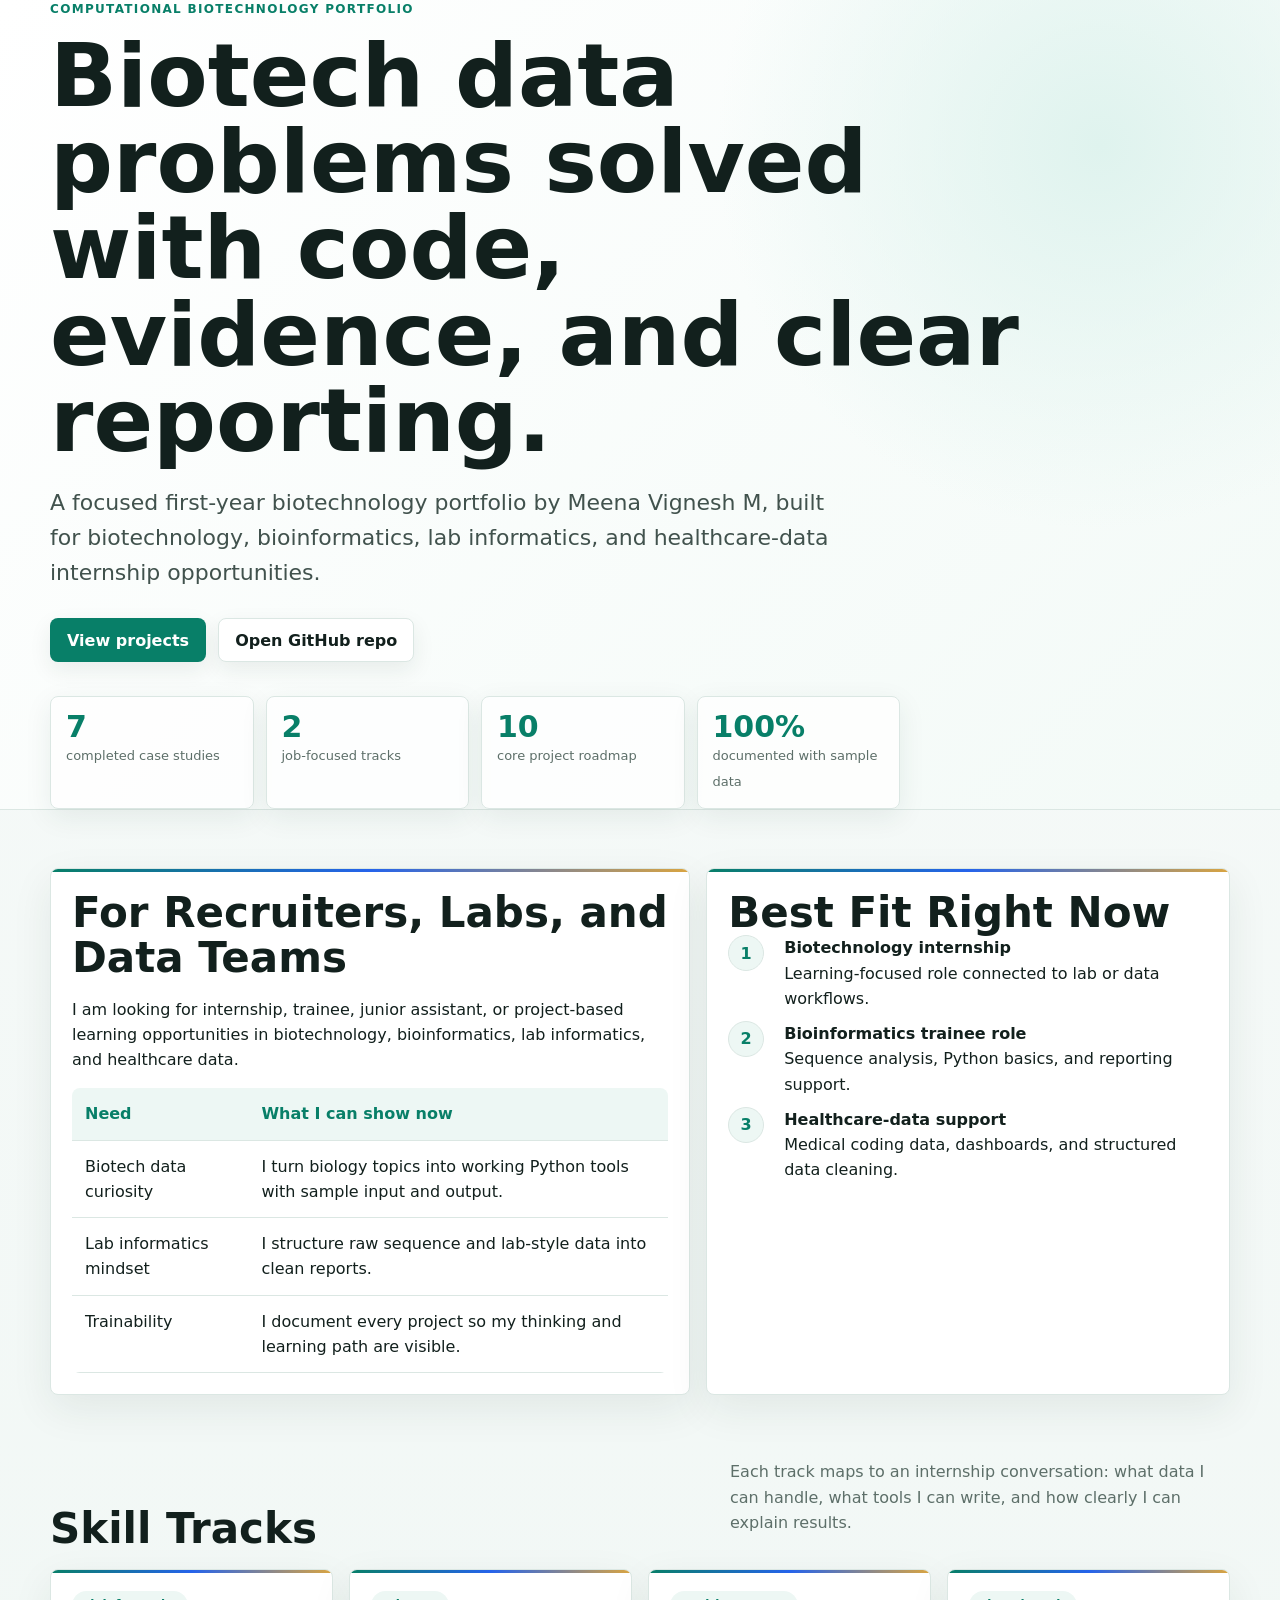
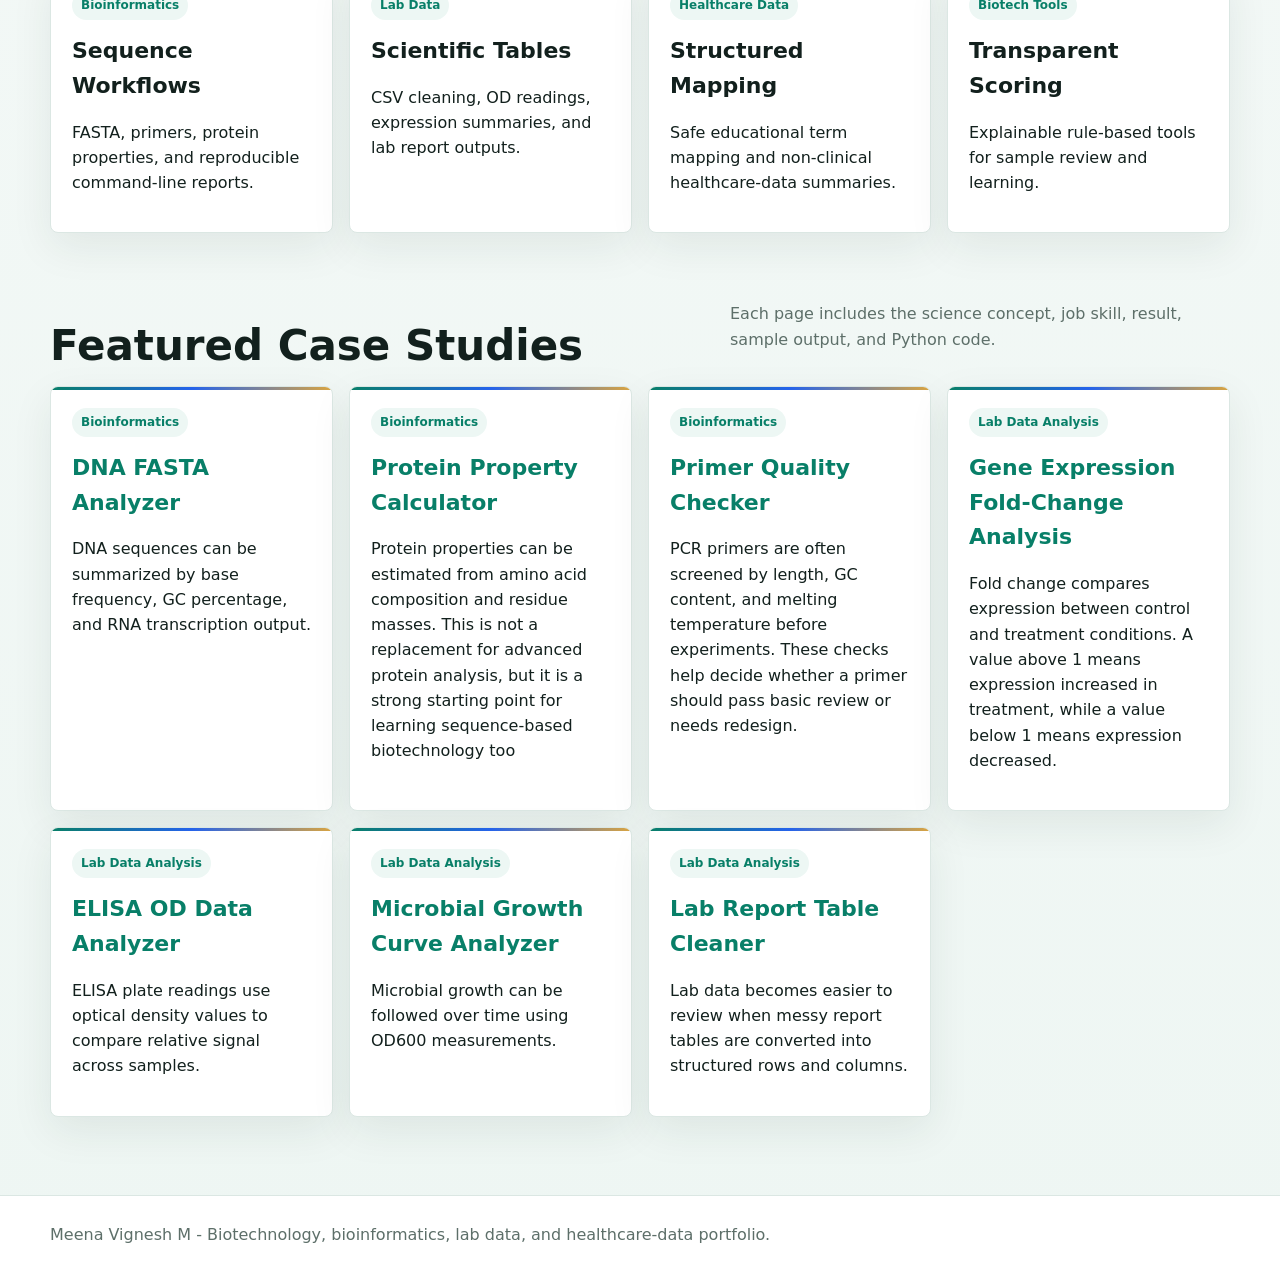
<file: docs/index.html>
<!doctype html>
<html lang="en">
<head>
  <meta charset="utf-8">
  <meta name="viewport" content="width=device-width, initial-scale=1">
  <title>Computational Biotechnology Portfolio</title>
  <style>
:root { color-scheme: light; --bg: #f7faf9; --paper: #ffffff; --soft: #edf7f4; --ink: #12201d; --muted: #5d6f69; --line: #dbe7e3; --accent: #087f68; --blue: #2563eb; --gold: #946200; }
* { box-sizing: border-box; }
html { scroll-behavior: smooth; }
body { margin: 0; font-family: Inter, ui-sans-serif, system-ui, -apple-system, Segoe UI, Arial, sans-serif; color: var(--ink); background: linear-gradient(180deg, #f7faf9, #eef6f3); line-height: 1.58; }
a { color: var(--accent); text-decoration: none; }
a:hover { text-decoration: underline; }
.wrap { width: min(1180px, calc(100% - 34px)); margin: 0 auto; }
.hero { min-height: 74vh; display: grid; align-items: center; border-bottom: 1px solid var(--line); background: radial-gradient(circle at 86% 18%, #dff3ee 0, transparent 24rem), linear-gradient(135deg, #ffffff, #f3faf7); }
.kicker { color: var(--accent); font-weight: 850; letter-spacing: .11em; text-transform: uppercase; font-size: 12px; }
h1 { max-width: 990px; margin: 14px 0 18px; font-size: clamp(40px, 7.4vw, 88px); line-height: .98; letter-spacing: 0; }
.lead { max-width: 810px; color: #41524d; font-size: clamp(17px, 2.1vw, 22px); }
.hero-actions { display: flex; flex-wrap: wrap; gap: 12px; margin-top: 28px; }
.button { display: inline-flex; align-items: center; justify-content: center; min-height: 44px; padding: 0 16px; border-radius: 8px; border: 1px solid var(--line); background: var(--paper); color: var(--ink); font-weight: 760; box-shadow: 0 8px 22px rgba(20,50,43,.08); }
.button.primary { background: var(--accent); color: #ffffff; border-color: transparent; }
.stats { display: grid; grid-template-columns: repeat(auto-fit, minmax(170px, 1fr)); gap: 12px; margin-top: 34px; max-width: 850px; }
.stat { border: 1px solid var(--line); background: rgba(255,255,255,.78); border-radius: 8px; padding: 15px; box-shadow: 0 8px 28px rgba(23,66,56,.08); }
.stat strong { display: block; font-size: 30px; line-height: 1; color: var(--accent); }
.stat span { color: var(--muted); font-size: 13px; }
main { padding: 58px 0 78px; }
.section-title { display: flex; align-items: end; justify-content: space-between; gap: 18px; margin: 0 0 18px; }
.section-title p { color: var(--muted); max-width: 500px; }
h2 { margin: 0; font-size: clamp(25px, 4vw, 42px); line-height: 1.08; }
h3 { margin: 14px 0 8px; font-size: 22px; }
.grid { display: grid; grid-template-columns: repeat(auto-fit, minmax(265px, 1fr)); gap: 16px; }
.card, .panel { position: relative; overflow: hidden; border: 1px solid var(--line); background: var(--paper); border-radius: 8px; padding: 21px; box-shadow: 0 14px 42px rgba(20,50,43,.08); }
.card { min-height: 218px; }
.card:before, .panel:before { content: ""; position: absolute; inset: 0 0 auto; height: 3px; background: linear-gradient(90deg, var(--accent), var(--blue), #d9a441); }
.pill { display: inline-flex; padding: 5px 9px; border-radius: 999px; color: var(--accent); background: var(--soft); font-size: 12px; font-weight: 850; }
.proof { display: grid; grid-template-columns: 1.1fr .9fr; gap: 16px; margin-bottom: 48px; }
.matrix { width: 100%; border-collapse: collapse; overflow: hidden; border-radius: 8px; }
.matrix th, .matrix td { padding: 13px; border-bottom: 1px solid var(--line); text-align: left; vertical-align: top; }
.matrix th { color: var(--accent); background: var(--soft); }
.timeline { display: grid; gap: 10px; }
.step { display: grid; grid-template-columns: 44px 1fr; gap: 12px; align-items: start; }
.num { width: 36px; height: 36px; border-radius: 50%; display: grid; place-items: center; background: var(--soft); border: 1px solid var(--line); color: var(--accent); font-weight: 850; }
.case-grid { display: grid; grid-template-columns: minmax(0, .92fr) minmax(320px, 1.08fr); gap: 18px; align-items: start; }
ul { padding-left: 20px; }
pre { overflow-x: auto; border: 1px solid #cfdcd8; background: #0f172a; color: #e2f7ef; padding: 18px; border-radius: 8px; }
code { font-family: Consolas, Monaco, monospace; font-size: 13px; }
footer { border-top: 1px solid var(--line); padding: 26px 0; color: var(--muted); background: #ffffff; }
@media (max-width: 860px) { .case-grid, .proof { grid-template-columns: 1fr; } .hero { min-height: auto; padding: 72px 0; } .section-title { display: block; } }
</style>
</head>
<body>

<header class="hero"><div class="wrap">
  <div class="kicker">Computational Biotechnology Portfolio</div>
  <h1>Biotech data problems solved with code, evidence, and clear reporting.</h1>
  <p class="lead">A focused first-year biotechnology portfolio by Meena Vignesh M, built for biotechnology, bioinformatics, lab informatics, and healthcare-data internship opportunities.</p>
  <div class="hero-actions"><a class="button primary" href="#projects">View projects</a><a class="button" href="https://github.com/meenavignesh-svg/daily-biotech-projects">Open GitHub repo</a></div>
  <div class="stats"><div class="stat"><strong>7</strong><span>completed case studies</span></div><div class="stat"><strong>2</strong><span>job-focused tracks</span></div><div class="stat"><strong>10</strong><span>core project roadmap</span></div><div class="stat"><strong>100%</strong><span>documented with sample data</span></div></div>
</div></header>

<main><div class="wrap">
<section class="proof">
  <div class="panel"><h2>For Recruiters, Labs, and Data Teams</h2><p>I am looking for internship, trainee, junior assistant, or project-based learning opportunities in biotechnology, bioinformatics, lab informatics, and healthcare data.</p><table class="matrix"><tr><th>Need</th><th>What I can show now</th></tr><tr><td>Biotech data curiosity</td><td>I turn biology topics into working Python tools with sample input and output.</td></tr><tr><td>Lab informatics mindset</td><td>I structure raw sequence and lab-style data into clean reports.</td></tr><tr><td>Trainability</td><td>I document every project so my thinking and learning path are visible.</td></tr></table></div>
  <div class="panel"><h2>Best Fit Right Now</h2><div class="timeline"><div class="step"><div class="num">1</div><div><strong>Biotechnology internship</strong><br><span>Learning-focused role connected to lab or data workflows.</span></div></div><div class="step"><div class="num">2</div><div><strong>Bioinformatics trainee role</strong><br><span>Sequence analysis, Python basics, and reporting support.</span></div></div><div class="step"><div class="num">3</div><div><strong>Healthcare-data support</strong><br><span>Medical coding data, dashboards, and structured data cleaning.</span></div></div></div></div>
</section>
<div class="section-title"><h2>Skill Tracks</h2><p>Each track maps to an internship conversation: what data I can handle, what tools I can write, and how clearly I can explain results.</p></div>
<div class="grid">
  <div class="card"><span class="pill">Bioinformatics</span><h3>Sequence Workflows</h3><p>FASTA, primers, protein properties, and reproducible command-line reports.</p></div>
  <div class="card"><span class="pill">Lab Data</span><h3>Scientific Tables</h3><p>CSV cleaning, OD readings, expression summaries, and lab report outputs.</p></div>
  <div class="card"><span class="pill">Healthcare Data</span><h3>Structured Mapping</h3><p>Safe educational term mapping and non-clinical healthcare-data summaries.</p></div>
  <div class="card"><span class="pill">Biotech Tools</span><h3>Transparent Scoring</h3><p>Explainable rule-based tools for sample review and learning.</p></div>
</div>
<div class="section-title" id="projects" style="margin-top:52px"><h2>Featured Case Studies</h2><p>Each page includes the science concept, job skill, result, sample output, and Python code.</p></div>
<div class="grid">

<article class="card">
  <span class="pill">Bioinformatics</span>
  <h3><a href="bioinformatics/01-dna-fasta-analyzer/">DNA FASTA Analyzer</a></h3>
  <p>DNA sequences can be summarized by base frequency, GC percentage, and RNA transcription output.</p>
</article>


<article class="card">
  <span class="pill">Bioinformatics</span>
  <h3><a href="bioinformatics/02-protein-property-calculator/">Protein Property Calculator</a></h3>
  <p>Protein properties can be estimated from amino acid composition and residue masses. This is not a replacement for advanced protein analysis, but it is a strong starting point for learning sequence-based biotechnology too</p>
</article>


<article class="card">
  <span class="pill">Bioinformatics</span>
  <h3><a href="bioinformatics/03-primer-quality-checker/">Primer Quality Checker</a></h3>
  <p>PCR primers are often screened by length, GC content, and melting temperature before experiments. These checks help decide whether a primer should pass basic review or needs redesign.</p>
</article>


<article class="card">
  <span class="pill">Lab Data Analysis</span>
  <h3><a href="lab-data-analysis/04-gene-expression-fold-change-analysis/">Gene Expression Fold-Change Analysis</a></h3>
  <p>Fold change compares expression between control and treatment conditions. A value above 1 means expression increased in treatment, while a value below 1 means expression decreased.</p>
</article>


<article class="card">
  <span class="pill">Lab Data Analysis</span>
  <h3><a href="lab-data-analysis/05-elisa-od-data-analyzer/">ELISA OD Data Analyzer</a></h3>
  <p>ELISA plate readings use optical density values to compare relative signal across samples.</p>
</article>


<article class="card">
  <span class="pill">Lab Data Analysis</span>
  <h3><a href="lab-data-analysis/06-microbial-growth-curve-analyzer/">Microbial Growth Curve Analyzer</a></h3>
  <p>Microbial growth can be followed over time using OD600 measurements.</p>
</article>


<article class="card">
  <span class="pill">Lab Data Analysis</span>
  <h3><a href="lab-data-analysis/07-lab-report-table-cleaner/">Lab Report Table Cleaner</a></h3>
  <p>Lab data becomes easier to review when messy report tables are converted into structured rows and columns.</p>
</article>

</div></div></main>
<footer><div class="wrap">Meena Vignesh M - Biotechnology, bioinformatics, lab data, and healthcare-data portfolio.</div></footer>
</body>
</html>
</file>
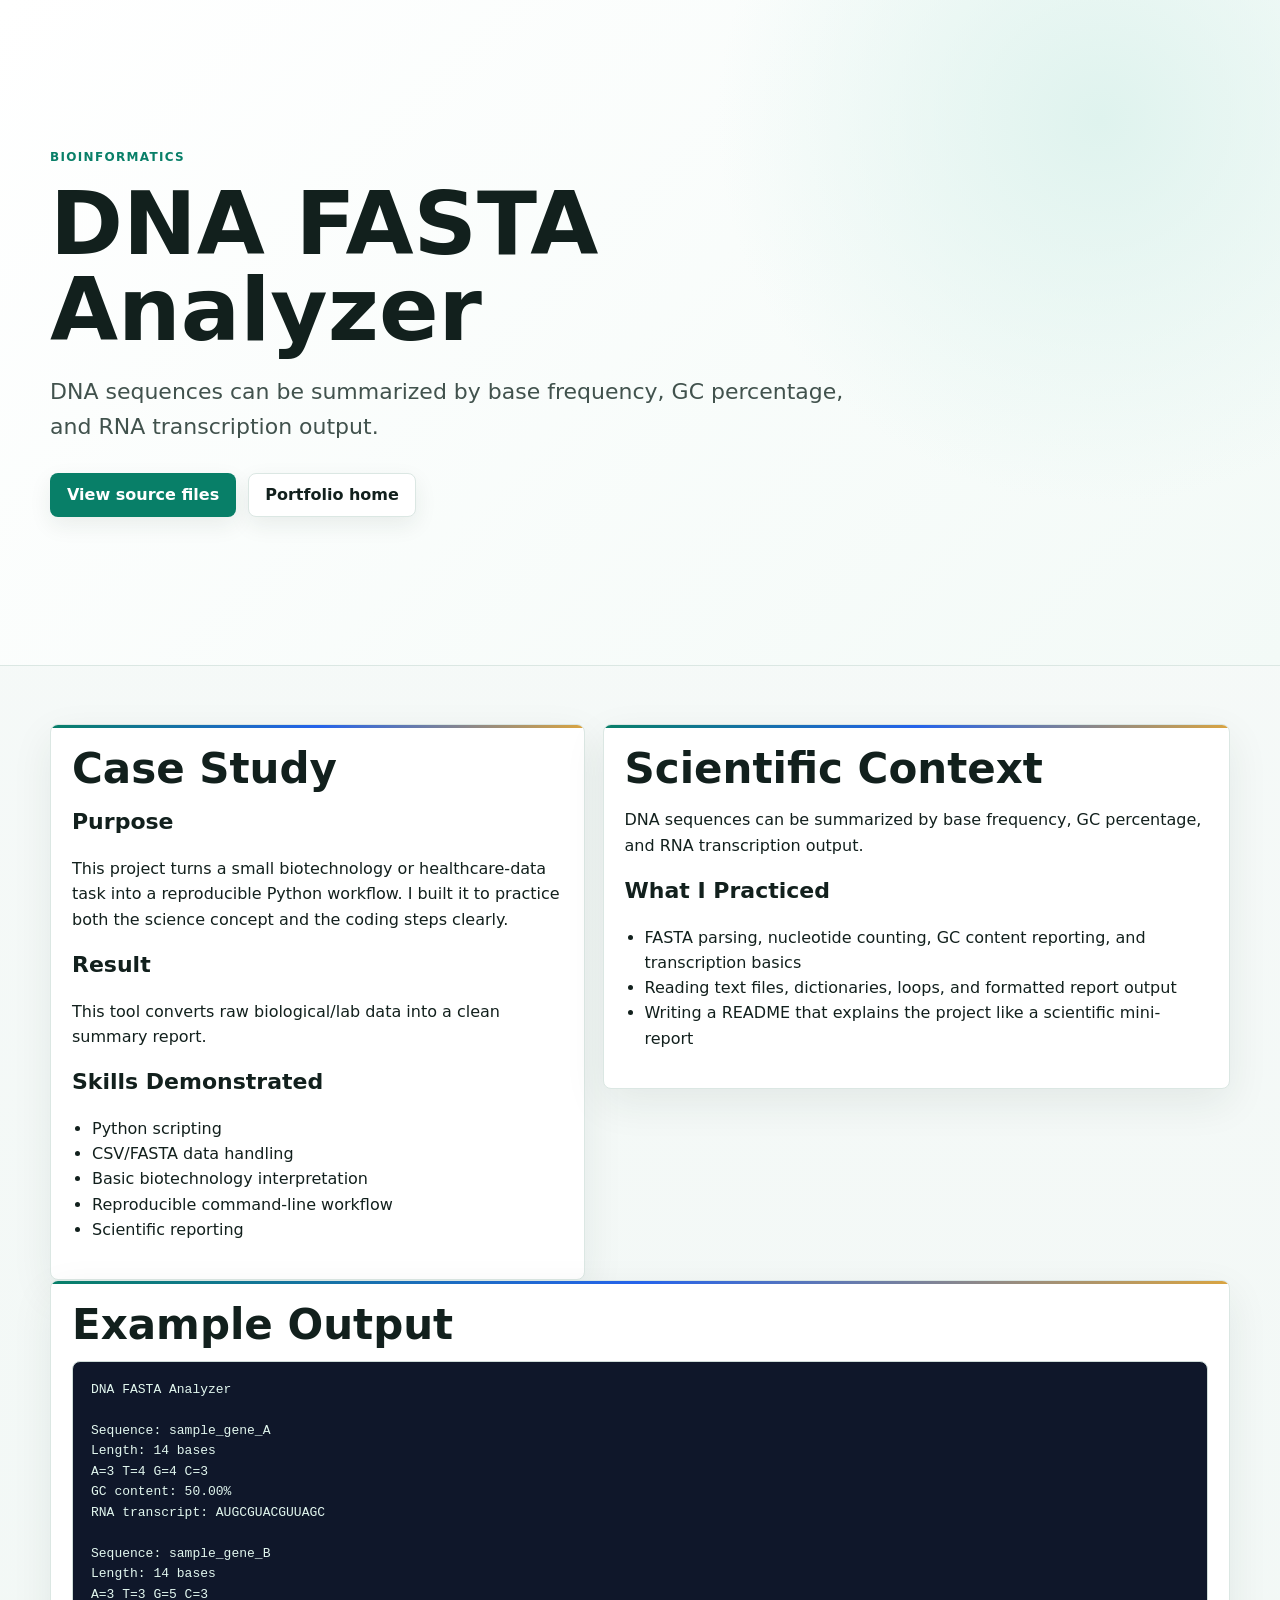
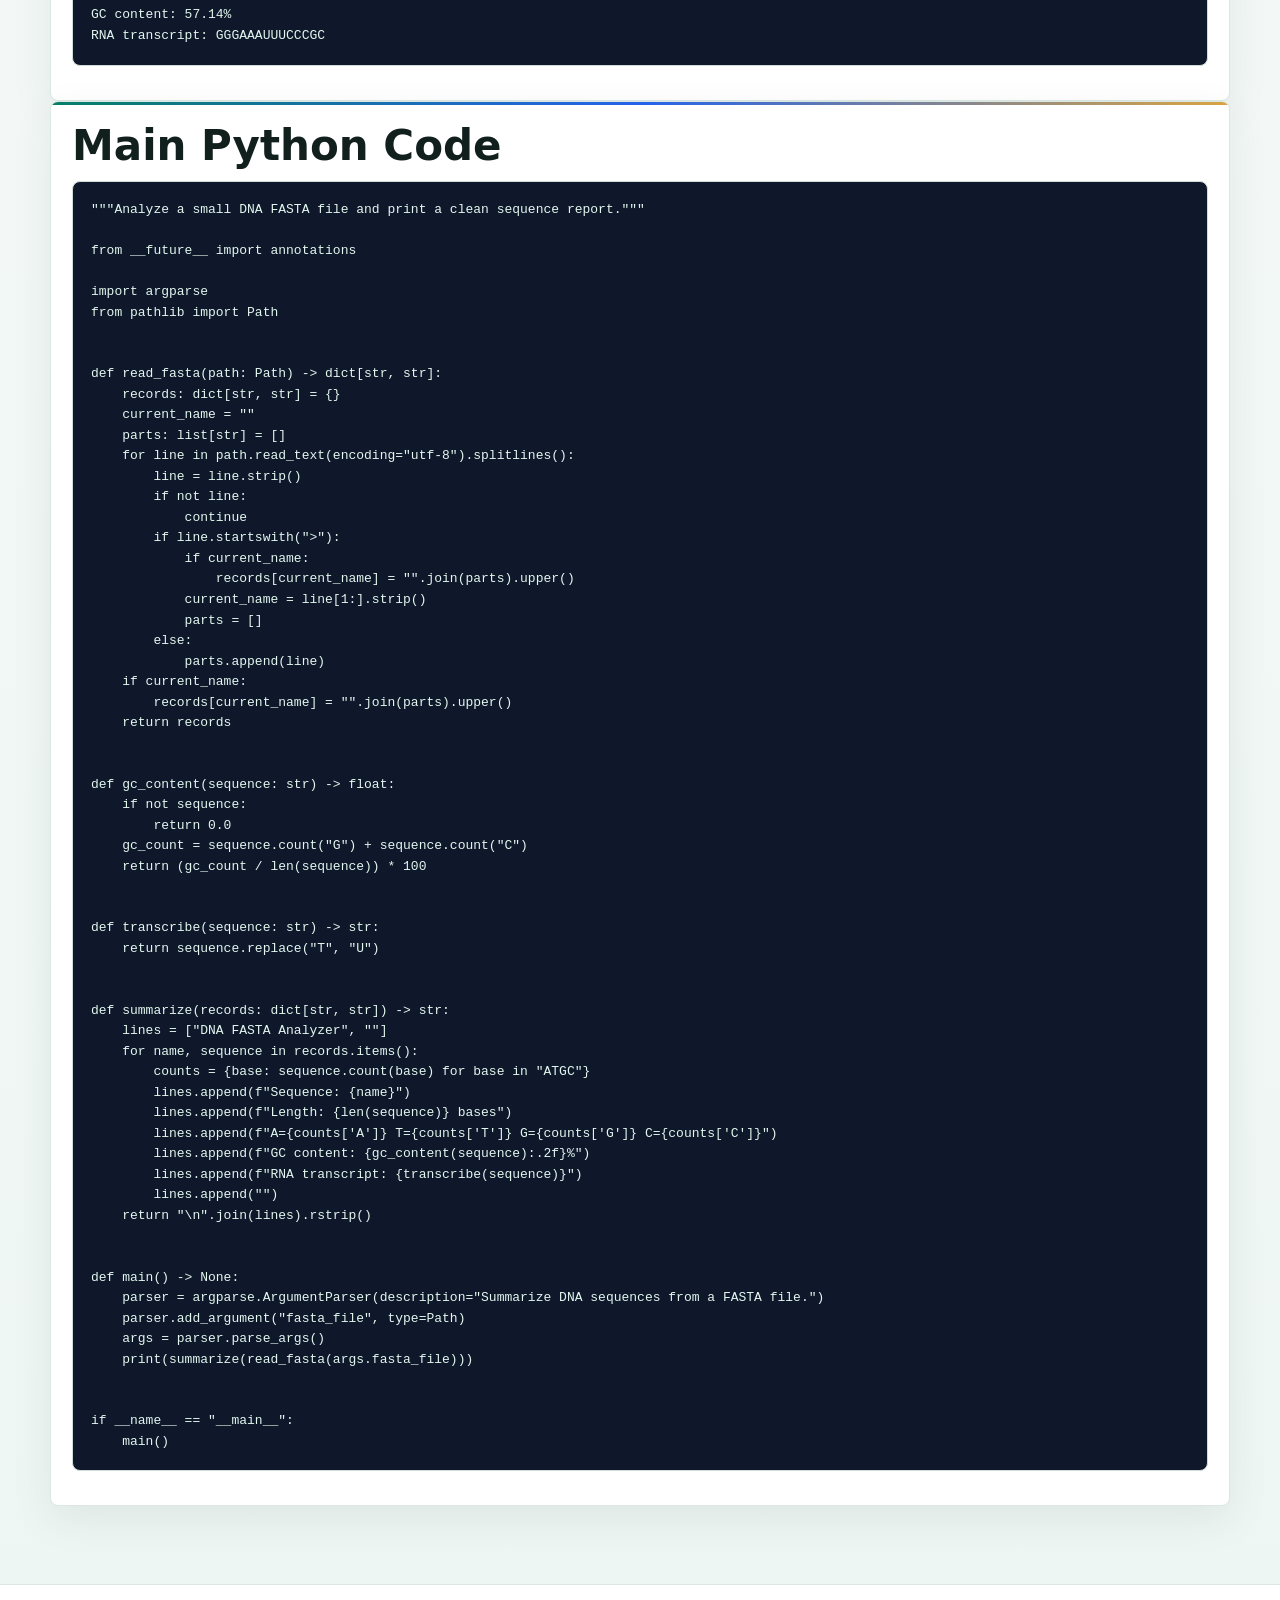
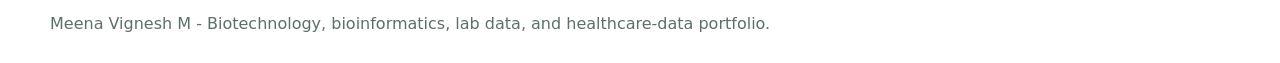
<file: docs/bioinformatics/01-dna-fasta-analyzer/index.html>
<!doctype html>
<html lang="en">
<head>
  <meta charset="utf-8">
  <meta name="viewport" content="width=device-width, initial-scale=1">
  <title>DNA FASTA Analyzer</title>
  <style>
:root { color-scheme: light; --bg: #f7faf9; --paper: #ffffff; --soft: #edf7f4; --ink: #12201d; --muted: #5d6f69; --line: #dbe7e3; --accent: #087f68; --blue: #2563eb; --gold: #946200; }
* { box-sizing: border-box; }
html { scroll-behavior: smooth; }
body { margin: 0; font-family: Inter, ui-sans-serif, system-ui, -apple-system, Segoe UI, Arial, sans-serif; color: var(--ink); background: linear-gradient(180deg, #f7faf9, #eef6f3); line-height: 1.58; }
a { color: var(--accent); text-decoration: none; }
a:hover { text-decoration: underline; }
.wrap { width: min(1180px, calc(100% - 34px)); margin: 0 auto; }
.hero { min-height: 74vh; display: grid; align-items: center; border-bottom: 1px solid var(--line); background: radial-gradient(circle at 86% 18%, #dff3ee 0, transparent 24rem), linear-gradient(135deg, #ffffff, #f3faf7); }
.kicker { color: var(--accent); font-weight: 850; letter-spacing: .11em; text-transform: uppercase; font-size: 12px; }
h1 { max-width: 990px; margin: 14px 0 18px; font-size: clamp(40px, 7.4vw, 88px); line-height: .98; letter-spacing: 0; }
.lead { max-width: 810px; color: #41524d; font-size: clamp(17px, 2.1vw, 22px); }
.hero-actions { display: flex; flex-wrap: wrap; gap: 12px; margin-top: 28px; }
.button { display: inline-flex; align-items: center; justify-content: center; min-height: 44px; padding: 0 16px; border-radius: 8px; border: 1px solid var(--line); background: var(--paper); color: var(--ink); font-weight: 760; box-shadow: 0 8px 22px rgba(20,50,43,.08); }
.button.primary { background: var(--accent); color: #ffffff; border-color: transparent; }
.stats { display: grid; grid-template-columns: repeat(auto-fit, minmax(170px, 1fr)); gap: 12px; margin-top: 34px; max-width: 850px; }
.stat { border: 1px solid var(--line); background: rgba(255,255,255,.78); border-radius: 8px; padding: 15px; box-shadow: 0 8px 28px rgba(23,66,56,.08); }
.stat strong { display: block; font-size: 30px; line-height: 1; color: var(--accent); }
.stat span { color: var(--muted); font-size: 13px; }
main { padding: 58px 0 78px; }
.section-title { display: flex; align-items: end; justify-content: space-between; gap: 18px; margin: 0 0 18px; }
.section-title p { color: var(--muted); max-width: 500px; }
h2 { margin: 0; font-size: clamp(25px, 4vw, 42px); line-height: 1.08; }
h3 { margin: 14px 0 8px; font-size: 22px; }
.grid { display: grid; grid-template-columns: repeat(auto-fit, minmax(265px, 1fr)); gap: 16px; }
.card, .panel { position: relative; overflow: hidden; border: 1px solid var(--line); background: var(--paper); border-radius: 8px; padding: 21px; box-shadow: 0 14px 42px rgba(20,50,43,.08); }
.card { min-height: 218px; }
.card:before, .panel:before { content: ""; position: absolute; inset: 0 0 auto; height: 3px; background: linear-gradient(90deg, var(--accent), var(--blue), #d9a441); }
.pill { display: inline-flex; padding: 5px 9px; border-radius: 999px; color: var(--accent); background: var(--soft); font-size: 12px; font-weight: 850; }
.proof { display: grid; grid-template-columns: 1.1fr .9fr; gap: 16px; margin-bottom: 48px; }
.matrix { width: 100%; border-collapse: collapse; overflow: hidden; border-radius: 8px; }
.matrix th, .matrix td { padding: 13px; border-bottom: 1px solid var(--line); text-align: left; vertical-align: top; }
.matrix th { color: var(--accent); background: var(--soft); }
.timeline { display: grid; gap: 10px; }
.step { display: grid; grid-template-columns: 44px 1fr; gap: 12px; align-items: start; }
.num { width: 36px; height: 36px; border-radius: 50%; display: grid; place-items: center; background: var(--soft); border: 1px solid var(--line); color: var(--accent); font-weight: 850; }
.case-grid { display: grid; grid-template-columns: minmax(0, .92fr) minmax(320px, 1.08fr); gap: 18px; align-items: start; }
ul { padding-left: 20px; }
pre { overflow-x: auto; border: 1px solid #cfdcd8; background: #0f172a; color: #e2f7ef; padding: 18px; border-radius: 8px; }
code { font-family: Consolas, Monaco, monospace; font-size: 13px; }
footer { border-top: 1px solid var(--line); padding: 26px 0; color: var(--muted); background: #ffffff; }
@media (max-width: 860px) { .case-grid, .proof { grid-template-columns: 1fr; } .hero { min-height: auto; padding: 72px 0; } .section-title { display: block; } }
</style>
</head>
<body>

<header class="hero"><div class="wrap">
  <div class="kicker">Bioinformatics</div>
  <h1>DNA FASTA Analyzer</h1>
  <p class="lead">DNA sequences can be summarized by base frequency, GC percentage, and RNA transcription output.</p>
  <div class="hero-actions"><a class="button primary" href="https://github.com/meenavignesh-svg/daily-biotech-projects/tree/main/bioinformatics/01-dna-fasta-analyzer">View source files</a><a class="button" href="../../">Portfolio home</a></div>
</div></header>

<main><div class="wrap">
<div class="case-grid">
  <section class="panel"><h2>Case Study</h2><h3>Purpose</h3><p>This project turns a small biotechnology or healthcare-data task into a reproducible Python workflow. I built it to practice both the science concept and the coding steps clearly.</p><h3>Result</h3><p>This tool converts raw biological/lab data into a clean summary report.</p><h3>Skills Demonstrated</h3><ul>
<li>Python scripting</li>
<li>CSV/FASTA data handling</li>
<li>Basic biotechnology interpretation</li>
<li>Reproducible command-line workflow</li>
<li>Scientific reporting</li>
</ul></section>
  <section class="panel"><h2>Scientific Context</h2><p>DNA sequences can be summarized by base frequency, GC percentage, and RNA transcription output.</p><h3>What I Practiced</h3><ul>
<li>FASTA parsing, nucleotide counting, GC content reporting, and transcription basics</li>
<li>Reading text files, dictionaries, loops, and formatted report output</li>
<li>Writing a README that explains the project like a scientific mini-report</li>
</ul></section>
</div>
<section class="panel"><h2>Example Output</h2><pre><code>DNA FASTA Analyzer

Sequence: sample_gene_A
Length: 14 bases
A=3 T=4 G=4 C=3
GC content: 50.00%
RNA transcript: AUGCGUACGUUAGC

Sequence: sample_gene_B
Length: 14 bases
A=3 T=3 G=5 C=3
GC content: 57.14%
RNA transcript: GGGAAAUUUCCCGC
</code></pre></section>
<section class="panel"><h2>Main Python Code</h2><pre><code>&quot;&quot;&quot;Analyze a small DNA FASTA file and print a clean sequence report.&quot;&quot;&quot;

from __future__ import annotations

import argparse
from pathlib import Path


def read_fasta(path: Path) -&gt; dict[str, str]:
    records: dict[str, str] = {}
    current_name = &quot;&quot;
    parts: list[str] = []
    for line in path.read_text(encoding=&quot;utf-8&quot;).splitlines():
        line = line.strip()
        if not line:
            continue
        if line.startswith(&quot;&gt;&quot;):
            if current_name:
                records[current_name] = &quot;&quot;.join(parts).upper()
            current_name = line[1:].strip()
            parts = []
        else:
            parts.append(line)
    if current_name:
        records[current_name] = &quot;&quot;.join(parts).upper()
    return records


def gc_content(sequence: str) -&gt; float:
    if not sequence:
        return 0.0
    gc_count = sequence.count(&quot;G&quot;) + sequence.count(&quot;C&quot;)
    return (gc_count / len(sequence)) * 100


def transcribe(sequence: str) -&gt; str:
    return sequence.replace(&quot;T&quot;, &quot;U&quot;)


def summarize(records: dict[str, str]) -&gt; str:
    lines = [&quot;DNA FASTA Analyzer&quot;, &quot;&quot;]
    for name, sequence in records.items():
        counts = {base: sequence.count(base) for base in &quot;ATGC&quot;}
        lines.append(f&quot;Sequence: {name}&quot;)
        lines.append(f&quot;Length: {len(sequence)} bases&quot;)
        lines.append(f&quot;A={counts[&#x27;A&#x27;]} T={counts[&#x27;T&#x27;]} G={counts[&#x27;G&#x27;]} C={counts[&#x27;C&#x27;]}&quot;)
        lines.append(f&quot;GC content: {gc_content(sequence):.2f}%&quot;)
        lines.append(f&quot;RNA transcript: {transcribe(sequence)}&quot;)
        lines.append(&quot;&quot;)
    return &quot;\n&quot;.join(lines).rstrip()


def main() -&gt; None:
    parser = argparse.ArgumentParser(description=&quot;Summarize DNA sequences from a FASTA file.&quot;)
    parser.add_argument(&quot;fasta_file&quot;, type=Path)
    args = parser.parse_args()
    print(summarize(read_fasta(args.fasta_file)))


if __name__ == &quot;__main__&quot;:
    main()
</code></pre></section>
</div></main>
<footer><div class="wrap">Meena Vignesh M - Biotechnology, bioinformatics, lab data, and healthcare-data portfolio.</div></footer>
</body>
</html>
</file>
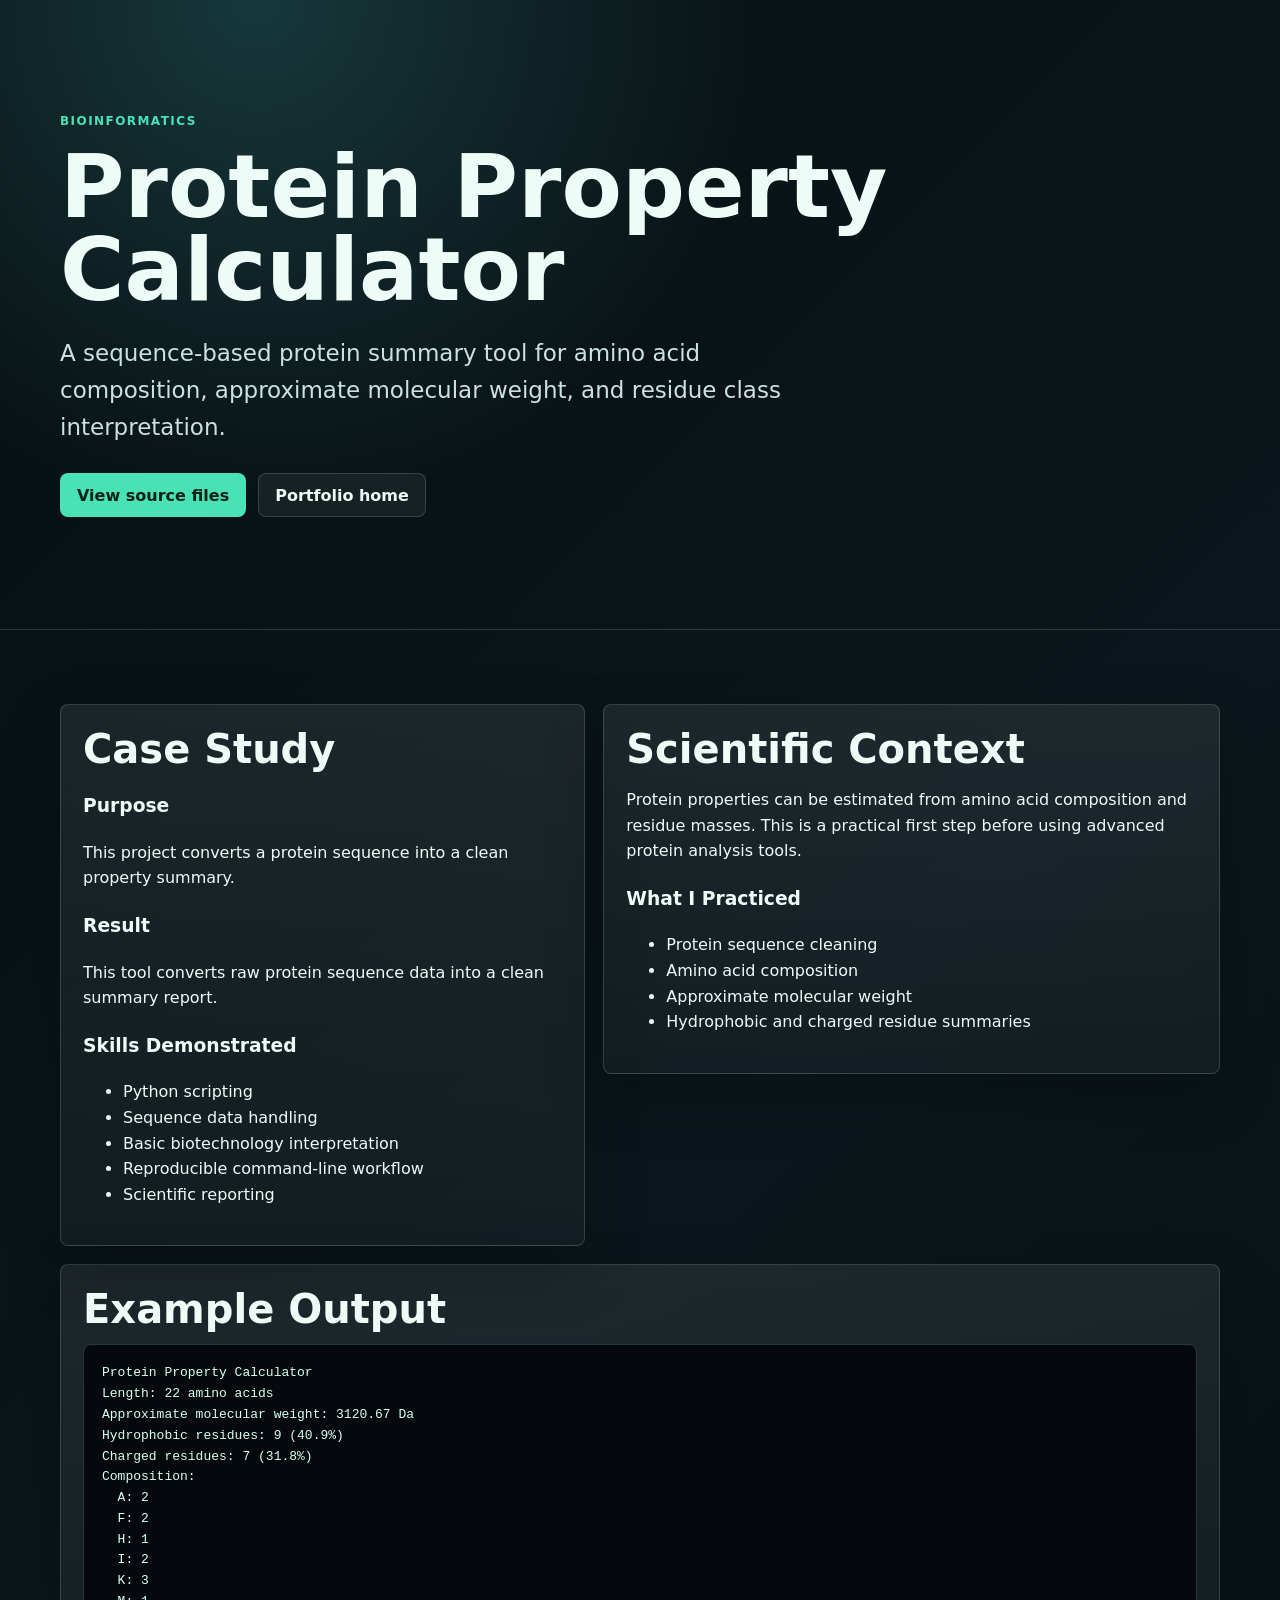
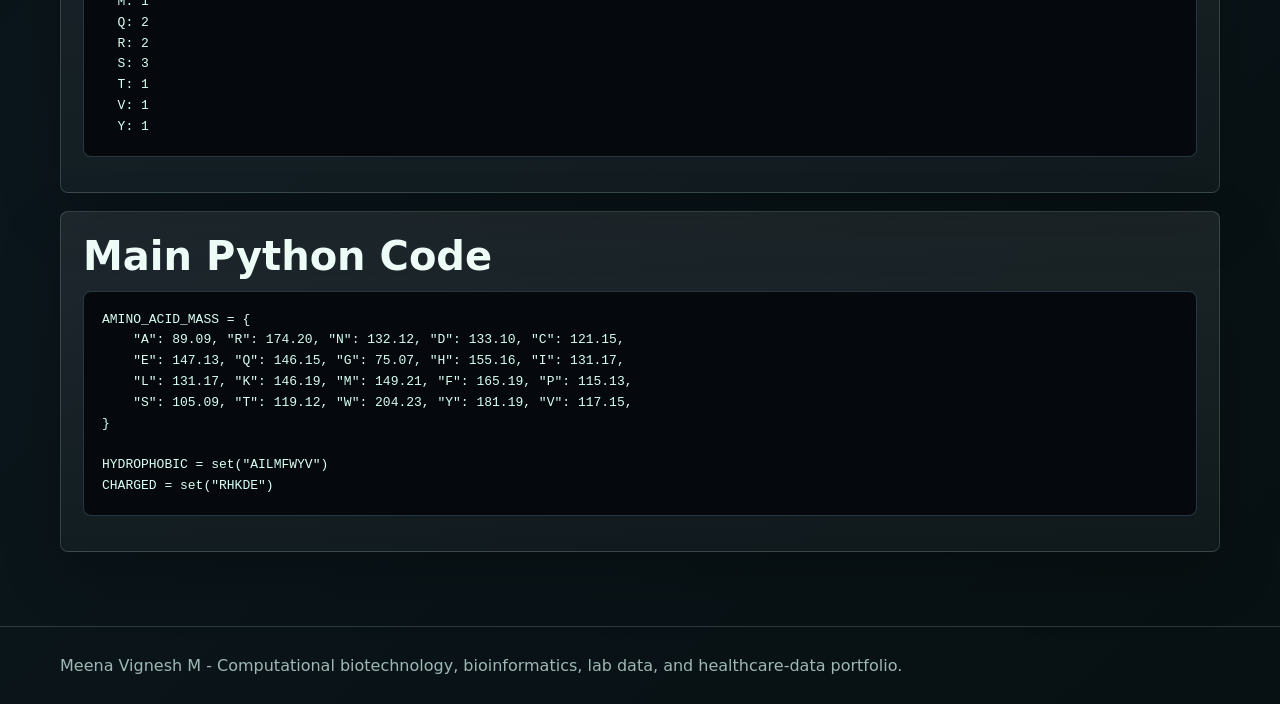
<file: docs/bioinformatics/02-protein-property-calculator/index.html>
<!doctype html>
<html lang="en">
<head>
  <meta charset="utf-8">
  <meta name="viewport" content="width=device-width, initial-scale=1">
  <title>Protein Property Calculator</title>
  <style>
:root { color-scheme: dark; --ink: #eefcf8; --muted: #9fb8b4; --line: rgba(191,231,223,.18); --accent: #49e2b5; --accent2: #9ad8ff; }
* { box-sizing: border-box; } body { margin: 0; font-family: Inter, ui-sans-serif, system-ui, -apple-system, Segoe UI, Arial, sans-serif; color: var(--ink); background: radial-gradient(circle at 20% 0%, #17383b 0, transparent 32rem), linear-gradient(135deg, #071012, #0b161c 52%, #071012); line-height: 1.6; } a { color: var(--accent); text-decoration: none; } .wrap { width: min(1160px, calc(100% - 34px)); margin: 0 auto; } .hero { min-height: 70vh; display: grid; align-items: center; border-bottom: 1px solid var(--line); } .kicker { color: var(--accent); font-weight: 800; letter-spacing: .12em; text-transform: uppercase; font-size: 12px; } h1 { max-width: 900px; margin: 14px 0 18px; font-size: clamp(42px, 8vw, 88px); line-height: .95; } .lead { max-width: 760px; color: #cbe2de; font-size: clamp(17px, 2.2vw, 23px); } .hero-actions { display: flex; flex-wrap: wrap; gap: 12px; margin-top: 28px; } .button { display: inline-flex; align-items: center; justify-content: center; min-height: 44px; padding: 0 16px; border-radius: 8px; border: 1px solid var(--line); background: rgba(255,255,255,.06); color: var(--ink); font-weight: 750; } .button.primary { background: var(--accent); color: #04201a; border-color: transparent; } main { padding: 56px 0 74px; } h2 { margin: 0 0 12px; font-size: clamp(25px, 4vw, 40px); line-height: 1.1; } h3 { margin-top: 20px; } .case-grid { display: grid; grid-template-columns: minmax(0,.92fr) minmax(320px,1.08fr); gap: 18px; align-items: start; } .panel { border: 1px solid var(--line); background: linear-gradient(180deg, rgba(255,255,255,.08), rgba(255,255,255,.035)); border-radius: 8px; padding: 22px; margin-top: 18px; box-shadow: 0 22px 60px rgba(0,0,0,.24); } pre { overflow-x: auto; border: 1px solid rgba(154,216,255,.22); background: #05090d; color: #d8fff2; padding: 18px; border-radius: 8px; } code { font-family: Consolas, Monaco, monospace; font-size: 13px; } footer { border-top: 1px solid var(--line); padding: 26px 0; color: var(--muted); }
@media (max-width: 860px) { .case-grid { grid-template-columns: 1fr; } .hero { min-height: auto; padding: 72px 0; } }
  </style>
</head>
<body>
<header class="hero"><div class="wrap">
  <div class="kicker">Bioinformatics</div>
  <h1>Protein Property Calculator</h1>
  <p class="lead">A sequence-based protein summary tool for amino acid composition, approximate molecular weight, and residue class interpretation.</p>
  <div class="hero-actions"><a class="button primary" href="https://github.com/meenavignesh-svg/daily-biotech-projects/tree/main/bioinformatics/02-protein-property-calculator">View source files</a><a class="button" href="../../">Portfolio home</a></div>
</div></header>
<main><div class="wrap">
<div class="case-grid">
  <section class="panel"><h2>Case Study</h2><h3>Purpose</h3><p>This project converts a protein sequence into a clean property summary.</p><h3>Result</h3><p>This tool converts raw protein sequence data into a clean summary report.</p><h3>Skills Demonstrated</h3><ul><li>Python scripting</li><li>Sequence data handling</li><li>Basic biotechnology interpretation</li><li>Reproducible command-line workflow</li><li>Scientific reporting</li></ul></section>
  <section class="panel"><h2>Scientific Context</h2><p>Protein properties can be estimated from amino acid composition and residue masses. This is a practical first step before using advanced protein analysis tools.</p><h3>What I Practiced</h3><ul><li>Protein sequence cleaning</li><li>Amino acid composition</li><li>Approximate molecular weight</li><li>Hydrophobic and charged residue summaries</li></ul></section>
</div>
<section class="panel"><h2>Example Output</h2><pre><code>Protein Property Calculator
Length: 22 amino acids
Approximate molecular weight: 3120.67 Da
Hydrophobic residues: 9 (40.9%)
Charged residues: 7 (31.8%)
Composition:
  A: 2
  F: 2
  H: 1
  I: 2
  K: 3
  M: 1
  Q: 2
  R: 2
  S: 3
  T: 1
  V: 1
  Y: 1</code></pre></section>
<section class="panel"><h2>Main Python Code</h2><pre><code>AMINO_ACID_MASS = {
    "A": 89.09, "R": 174.20, "N": 132.12, "D": 133.10, "C": 121.15,
    "E": 147.13, "Q": 146.15, "G": 75.07, "H": 155.16, "I": 131.17,
    "L": 131.17, "K": 146.19, "M": 149.21, "F": 165.19, "P": 115.13,
    "S": 105.09, "T": 119.12, "W": 204.23, "Y": 181.19, "V": 117.15,
}

HYDROPHOBIC = set("AILMFWYV")
CHARGED = set("RHKDE")</code></pre></section>
</div></main>
<footer><div class="wrap">Meena Vignesh M - Computational biotechnology, bioinformatics, lab data, and healthcare-data portfolio.</div></footer>
</body>
</html>
</file>
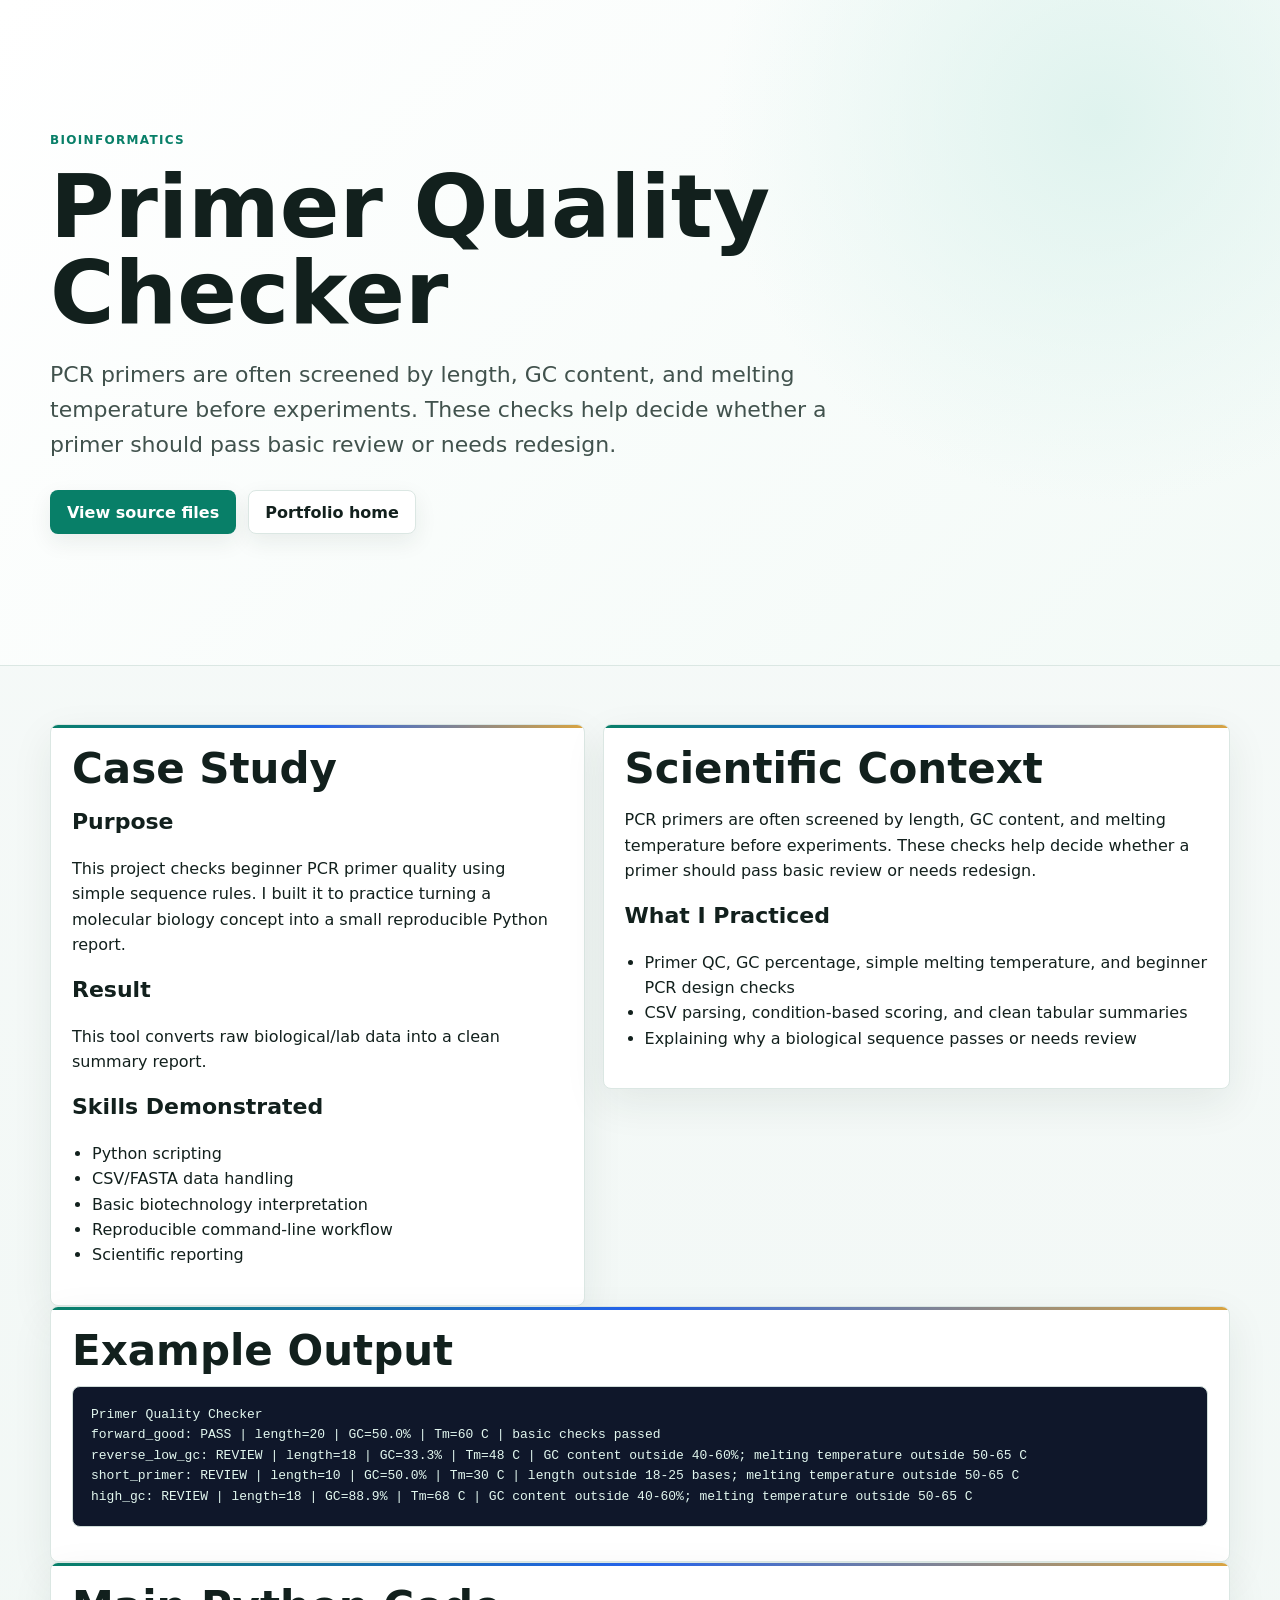
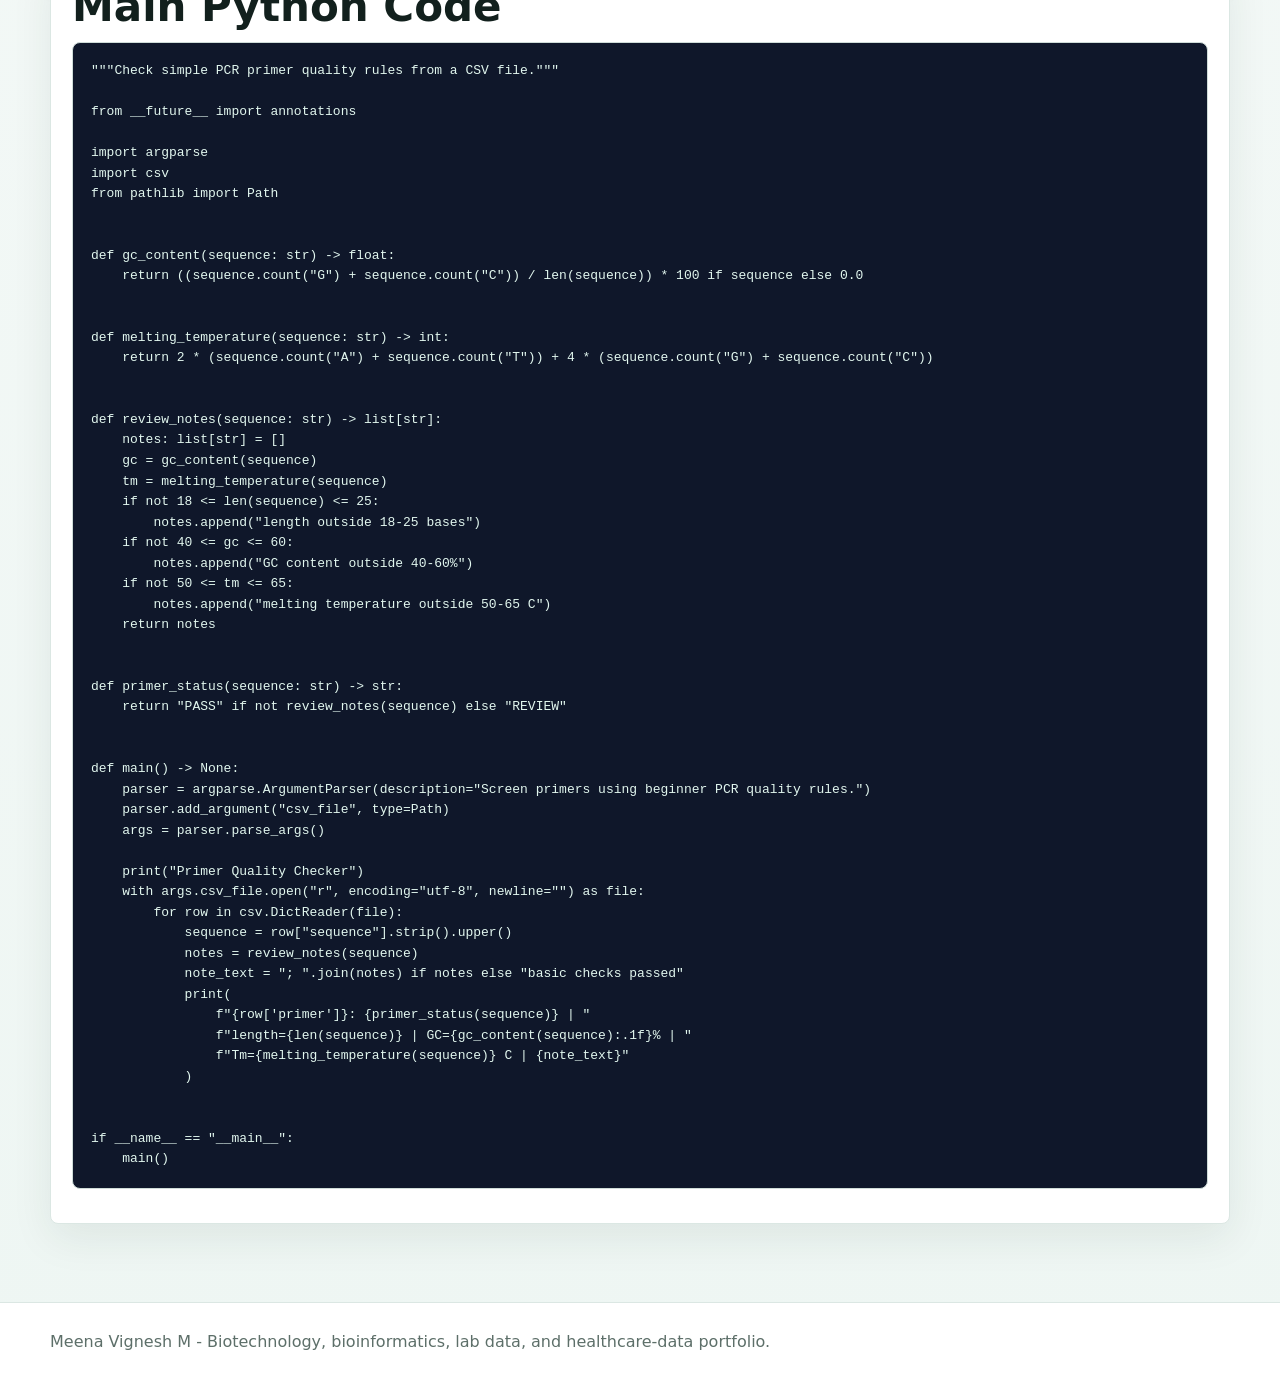
<file: docs/bioinformatics/03-primer-quality-checker/index.html>
<!doctype html>
<html lang="en">
<head>
  <meta charset="utf-8">
  <meta name="viewport" content="width=device-width, initial-scale=1">
  <title>Primer Quality Checker</title>
  <style>
:root { color-scheme: light; --bg: #f7faf9; --paper: #ffffff; --soft: #edf7f4; --ink: #12201d; --muted: #5d6f69; --line: #dbe7e3; --accent: #087f68; --blue: #2563eb; --gold: #946200; }
* { box-sizing: border-box; }
html { scroll-behavior: smooth; }
body { margin: 0; font-family: Inter, ui-sans-serif, system-ui, -apple-system, Segoe UI, Arial, sans-serif; color: var(--ink); background: linear-gradient(180deg, #f7faf9, #eef6f3); line-height: 1.58; }
a { color: var(--accent); text-decoration: none; }
a:hover { text-decoration: underline; }
.wrap { width: min(1180px, calc(100% - 34px)); margin: 0 auto; }
.hero { min-height: 74vh; display: grid; align-items: center; border-bottom: 1px solid var(--line); background: radial-gradient(circle at 86% 18%, #dff3ee 0, transparent 24rem), linear-gradient(135deg, #ffffff, #f3faf7); }
.kicker { color: var(--accent); font-weight: 850; letter-spacing: .11em; text-transform: uppercase; font-size: 12px; }
h1 { max-width: 990px; margin: 14px 0 18px; font-size: clamp(40px, 7.4vw, 88px); line-height: .98; letter-spacing: 0; }
.lead { max-width: 810px; color: #41524d; font-size: clamp(17px, 2.1vw, 22px); }
.hero-actions { display: flex; flex-wrap: wrap; gap: 12px; margin-top: 28px; }
.button { display: inline-flex; align-items: center; justify-content: center; min-height: 44px; padding: 0 16px; border-radius: 8px; border: 1px solid var(--line); background: var(--paper); color: var(--ink); font-weight: 760; box-shadow: 0 8px 22px rgba(20,50,43,.08); }
.button.primary { background: var(--accent); color: #ffffff; border-color: transparent; }
.stats { display: grid; grid-template-columns: repeat(auto-fit, minmax(170px, 1fr)); gap: 12px; margin-top: 34px; max-width: 850px; }
.stat { border: 1px solid var(--line); background: rgba(255,255,255,.78); border-radius: 8px; padding: 15px; box-shadow: 0 8px 28px rgba(23,66,56,.08); }
.stat strong { display: block; font-size: 30px; line-height: 1; color: var(--accent); }
.stat span { color: var(--muted); font-size: 13px; }
main { padding: 58px 0 78px; }
.section-title { display: flex; align-items: end; justify-content: space-between; gap: 18px; margin: 0 0 18px; }
.section-title p { color: var(--muted); max-width: 500px; }
h2 { margin: 0; font-size: clamp(25px, 4vw, 42px); line-height: 1.08; }
h3 { margin: 14px 0 8px; font-size: 22px; }
.grid { display: grid; grid-template-columns: repeat(auto-fit, minmax(265px, 1fr)); gap: 16px; }
.card, .panel { position: relative; overflow: hidden; border: 1px solid var(--line); background: var(--paper); border-radius: 8px; padding: 21px; box-shadow: 0 14px 42px rgba(20,50,43,.08); }
.card { min-height: 218px; }
.card:before, .panel:before { content: ""; position: absolute; inset: 0 0 auto; height: 3px; background: linear-gradient(90deg, var(--accent), var(--blue), #d9a441); }
.pill { display: inline-flex; padding: 5px 9px; border-radius: 999px; color: var(--accent); background: var(--soft); font-size: 12px; font-weight: 850; }
.proof { display: grid; grid-template-columns: 1.1fr .9fr; gap: 16px; margin-bottom: 48px; }
.matrix { width: 100%; border-collapse: collapse; overflow: hidden; border-radius: 8px; }
.matrix th, .matrix td { padding: 13px; border-bottom: 1px solid var(--line); text-align: left; vertical-align: top; }
.matrix th { color: var(--accent); background: var(--soft); }
.timeline { display: grid; gap: 10px; }
.step { display: grid; grid-template-columns: 44px 1fr; gap: 12px; align-items: start; }
.num { width: 36px; height: 36px; border-radius: 50%; display: grid; place-items: center; background: var(--soft); border: 1px solid var(--line); color: var(--accent); font-weight: 850; }
.case-grid { display: grid; grid-template-columns: minmax(0, .92fr) minmax(320px, 1.08fr); gap: 18px; align-items: start; }
ul { padding-left: 20px; }
pre { overflow-x: auto; border: 1px solid #cfdcd8; background: #0f172a; color: #e2f7ef; padding: 18px; border-radius: 8px; }
code { font-family: Consolas, Monaco, monospace; font-size: 13px; }
footer { border-top: 1px solid var(--line); padding: 26px 0; color: var(--muted); background: #ffffff; }
@media (max-width: 860px) { .case-grid, .proof { grid-template-columns: 1fr; } .hero { min-height: auto; padding: 72px 0; } .section-title { display: block; } }
</style>
</head>
<body>

<header class="hero"><div class="wrap">
  <div class="kicker">Bioinformatics</div>
  <h1>Primer Quality Checker</h1>
  <p class="lead">PCR primers are often screened by length, GC content, and melting temperature before experiments. These checks help decide whether a primer should pass basic review or needs redesign.</p>
  <div class="hero-actions"><a class="button primary" href="https://github.com/meenavignesh-svg/daily-biotech-projects/tree/main/bioinformatics/03-primer-quality-checker">View source files</a><a class="button" href="../../">Portfolio home</a></div>
</div></header>

<main><div class="wrap">
<div class="case-grid">
  <section class="panel"><h2>Case Study</h2><h3>Purpose</h3><p>This project checks beginner PCR primer quality using simple sequence rules. I built it to practice turning a molecular biology concept into a small reproducible Python report.</p><h3>Result</h3><p>This tool converts raw biological/lab data into a clean summary report.</p><h3>Skills Demonstrated</h3><ul>
<li>Python scripting</li>
<li>CSV/FASTA data handling</li>
<li>Basic biotechnology interpretation</li>
<li>Reproducible command-line workflow</li>
<li>Scientific reporting</li>
</ul></section>
  <section class="panel"><h2>Scientific Context</h2><p>PCR primers are often screened by length, GC content, and melting temperature before experiments. These checks help decide whether a primer should pass basic review or needs redesign.</p><h3>What I Practiced</h3><ul>
<li>Primer QC, GC percentage, simple melting temperature, and beginner PCR design checks</li>
<li>CSV parsing, condition-based scoring, and clean tabular summaries</li>
<li>Explaining why a biological sequence passes or needs review</li>
</ul></section>
</div>
<section class="panel"><h2>Example Output</h2><pre><code>Primer Quality Checker
forward_good: PASS | length=20 | GC=50.0% | Tm=60 C | basic checks passed
reverse_low_gc: REVIEW | length=18 | GC=33.3% | Tm=48 C | GC content outside 40-60%; melting temperature outside 50-65 C
short_primer: REVIEW | length=10 | GC=50.0% | Tm=30 C | length outside 18-25 bases; melting temperature outside 50-65 C
high_gc: REVIEW | length=18 | GC=88.9% | Tm=68 C | GC content outside 40-60%; melting temperature outside 50-65 C
</code></pre></section>
<section class="panel"><h2>Main Python Code</h2><pre><code>&quot;&quot;&quot;Check simple PCR primer quality rules from a CSV file.&quot;&quot;&quot;

from __future__ import annotations

import argparse
import csv
from pathlib import Path


def gc_content(sequence: str) -&gt; float:
    return ((sequence.count(&quot;G&quot;) + sequence.count(&quot;C&quot;)) / len(sequence)) * 100 if sequence else 0.0


def melting_temperature(sequence: str) -&gt; int:
    return 2 * (sequence.count(&quot;A&quot;) + sequence.count(&quot;T&quot;)) + 4 * (sequence.count(&quot;G&quot;) + sequence.count(&quot;C&quot;))


def review_notes(sequence: str) -&gt; list[str]:
    notes: list[str] = []
    gc = gc_content(sequence)
    tm = melting_temperature(sequence)
    if not 18 &lt;= len(sequence) &lt;= 25:
        notes.append(&quot;length outside 18-25 bases&quot;)
    if not 40 &lt;= gc &lt;= 60:
        notes.append(&quot;GC content outside 40-60%&quot;)
    if not 50 &lt;= tm &lt;= 65:
        notes.append(&quot;melting temperature outside 50-65 C&quot;)
    return notes


def primer_status(sequence: str) -&gt; str:
    return &quot;PASS&quot; if not review_notes(sequence) else &quot;REVIEW&quot;


def main() -&gt; None:
    parser = argparse.ArgumentParser(description=&quot;Screen primers using beginner PCR quality rules.&quot;)
    parser.add_argument(&quot;csv_file&quot;, type=Path)
    args = parser.parse_args()

    print(&quot;Primer Quality Checker&quot;)
    with args.csv_file.open(&quot;r&quot;, encoding=&quot;utf-8&quot;, newline=&quot;&quot;) as file:
        for row in csv.DictReader(file):
            sequence = row[&quot;sequence&quot;].strip().upper()
            notes = review_notes(sequence)
            note_text = &quot;; &quot;.join(notes) if notes else &quot;basic checks passed&quot;
            print(
                f&quot;{row[&#x27;primer&#x27;]}: {primer_status(sequence)} | &quot;
                f&quot;length={len(sequence)} | GC={gc_content(sequence):.1f}% | &quot;
                f&quot;Tm={melting_temperature(sequence)} C | {note_text}&quot;
            )


if __name__ == &quot;__main__&quot;:
    main()
</code></pre></section>
</div></main>
<footer><div class="wrap">Meena Vignesh M - Biotechnology, bioinformatics, lab data, and healthcare-data portfolio.</div></footer>
</body>
</html>
</file>
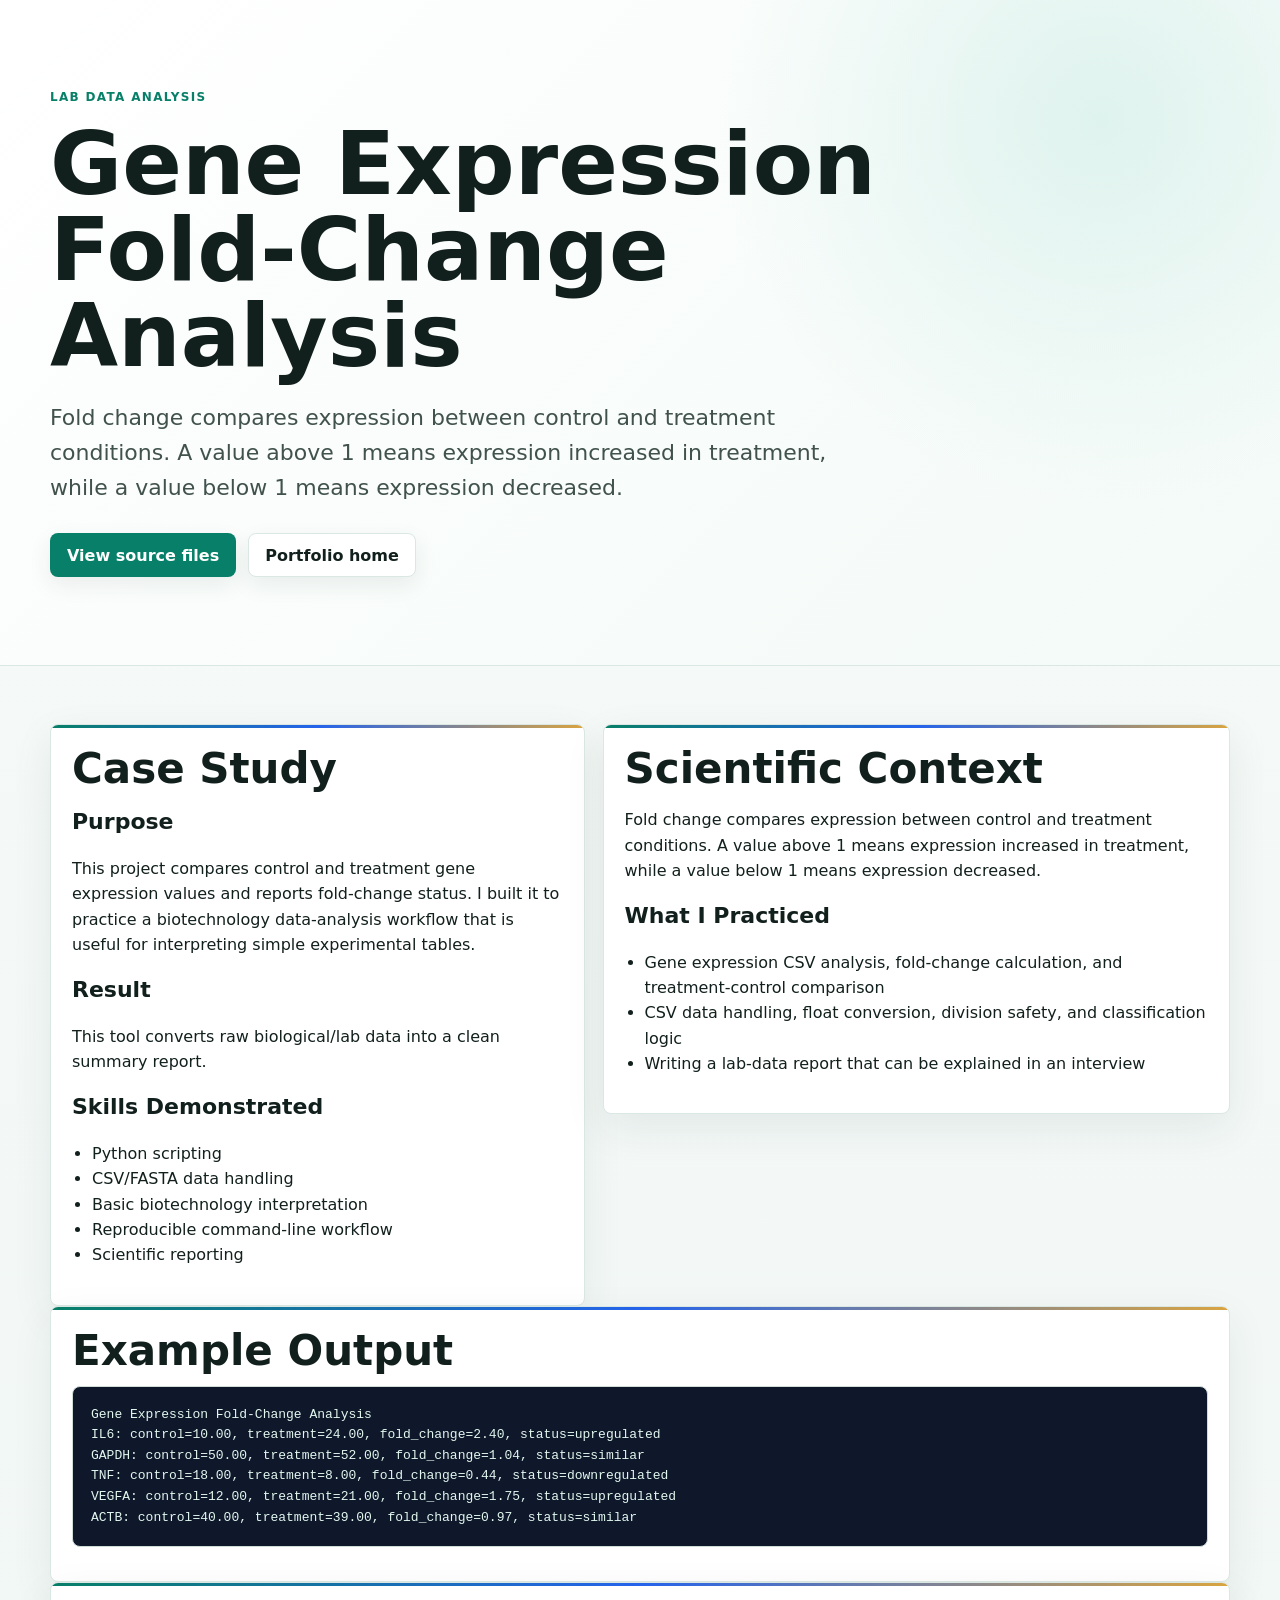
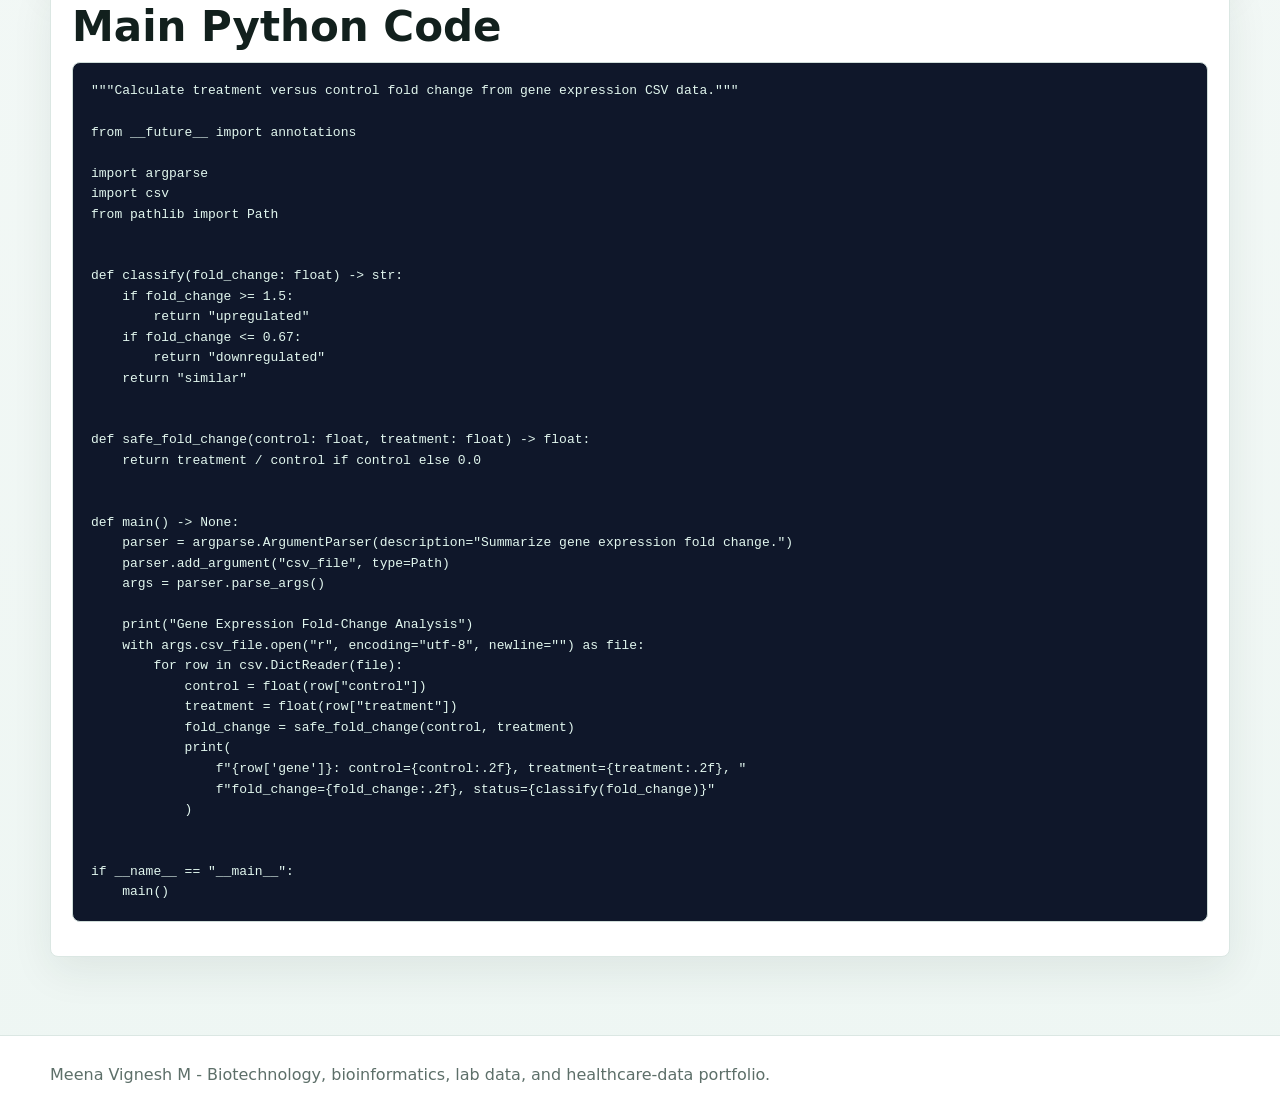
<file: docs/lab-data-analysis/04-gene-expression-fold-change-analysis/index.html>
<!doctype html>
<html lang="en">
<head>
  <meta charset="utf-8">
  <meta name="viewport" content="width=device-width, initial-scale=1">
  <title>Gene Expression Fold-Change Analysis</title>
  <style>
:root { color-scheme: light; --bg: #f7faf9; --paper: #ffffff; --soft: #edf7f4; --ink: #12201d; --muted: #5d6f69; --line: #dbe7e3; --accent: #087f68; --blue: #2563eb; --gold: #946200; }
* { box-sizing: border-box; }
html { scroll-behavior: smooth; }
body { margin: 0; font-family: Inter, ui-sans-serif, system-ui, -apple-system, Segoe UI, Arial, sans-serif; color: var(--ink); background: linear-gradient(180deg, #f7faf9, #eef6f3); line-height: 1.58; }
a { color: var(--accent); text-decoration: none; }
a:hover { text-decoration: underline; }
.wrap { width: min(1180px, calc(100% - 34px)); margin: 0 auto; }
.hero { min-height: 74vh; display: grid; align-items: center; border-bottom: 1px solid var(--line); background: radial-gradient(circle at 86% 18%, #dff3ee 0, transparent 24rem), linear-gradient(135deg, #ffffff, #f3faf7); }
.kicker { color: var(--accent); font-weight: 850; letter-spacing: .11em; text-transform: uppercase; font-size: 12px; }
h1 { max-width: 990px; margin: 14px 0 18px; font-size: clamp(40px, 7.4vw, 88px); line-height: .98; letter-spacing: 0; }
.lead { max-width: 810px; color: #41524d; font-size: clamp(17px, 2.1vw, 22px); }
.hero-actions { display: flex; flex-wrap: wrap; gap: 12px; margin-top: 28px; }
.button { display: inline-flex; align-items: center; justify-content: center; min-height: 44px; padding: 0 16px; border-radius: 8px; border: 1px solid var(--line); background: var(--paper); color: var(--ink); font-weight: 760; box-shadow: 0 8px 22px rgba(20,50,43,.08); }
.button.primary { background: var(--accent); color: #ffffff; border-color: transparent; }
.stats { display: grid; grid-template-columns: repeat(auto-fit, minmax(170px, 1fr)); gap: 12px; margin-top: 34px; max-width: 850px; }
.stat { border: 1px solid var(--line); background: rgba(255,255,255,.78); border-radius: 8px; padding: 15px; box-shadow: 0 8px 28px rgba(23,66,56,.08); }
.stat strong { display: block; font-size: 30px; line-height: 1; color: var(--accent); }
.stat span { color: var(--muted); font-size: 13px; }
main { padding: 58px 0 78px; }
.section-title { display: flex; align-items: end; justify-content: space-between; gap: 18px; margin: 0 0 18px; }
.section-title p { color: var(--muted); max-width: 500px; }
h2 { margin: 0; font-size: clamp(25px, 4vw, 42px); line-height: 1.08; }
h3 { margin: 14px 0 8px; font-size: 22px; }
.grid { display: grid; grid-template-columns: repeat(auto-fit, minmax(265px, 1fr)); gap: 16px; }
.card, .panel { position: relative; overflow: hidden; border: 1px solid var(--line); background: var(--paper); border-radius: 8px; padding: 21px; box-shadow: 0 14px 42px rgba(20,50,43,.08); }
.card { min-height: 218px; }
.card:before, .panel:before { content: ""; position: absolute; inset: 0 0 auto; height: 3px; background: linear-gradient(90deg, var(--accent), var(--blue), #d9a441); }
.pill { display: inline-flex; padding: 5px 9px; border-radius: 999px; color: var(--accent); background: var(--soft); font-size: 12px; font-weight: 850; }
.proof { display: grid; grid-template-columns: 1.1fr .9fr; gap: 16px; margin-bottom: 48px; }
.matrix { width: 100%; border-collapse: collapse; overflow: hidden; border-radius: 8px; }
.matrix th, .matrix td { padding: 13px; border-bottom: 1px solid var(--line); text-align: left; vertical-align: top; }
.matrix th { color: var(--accent); background: var(--soft); }
.timeline { display: grid; gap: 10px; }
.step { display: grid; grid-template-columns: 44px 1fr; gap: 12px; align-items: start; }
.num { width: 36px; height: 36px; border-radius: 50%; display: grid; place-items: center; background: var(--soft); border: 1px solid var(--line); color: var(--accent); font-weight: 850; }
.case-grid { display: grid; grid-template-columns: minmax(0, .92fr) minmax(320px, 1.08fr); gap: 18px; align-items: start; }
ul { padding-left: 20px; }
pre { overflow-x: auto; border: 1px solid #cfdcd8; background: #0f172a; color: #e2f7ef; padding: 18px; border-radius: 8px; }
code { font-family: Consolas, Monaco, monospace; font-size: 13px; }
footer { border-top: 1px solid var(--line); padding: 26px 0; color: var(--muted); background: #ffffff; }
@media (max-width: 860px) { .case-grid, .proof { grid-template-columns: 1fr; } .hero { min-height: auto; padding: 72px 0; } .section-title { display: block; } }
</style>
</head>
<body>

<header class="hero"><div class="wrap">
  <div class="kicker">Lab Data Analysis</div>
  <h1>Gene Expression Fold-Change Analysis</h1>
  <p class="lead">Fold change compares expression between control and treatment conditions. A value above 1 means expression increased in treatment, while a value below 1 means expression decreased.</p>
  <div class="hero-actions"><a class="button primary" href="https://github.com/meenavignesh-svg/daily-biotech-projects/tree/main/lab-data-analysis/04-gene-expression-fold-change-analysis">View source files</a><a class="button" href="../../">Portfolio home</a></div>
</div></header>

<main><div class="wrap">
<div class="case-grid">
  <section class="panel"><h2>Case Study</h2><h3>Purpose</h3><p>This project compares control and treatment gene expression values and reports fold-change status. I built it to practice a biotechnology data-analysis workflow that is useful for interpreting simple experimental tables.</p><h3>Result</h3><p>This tool converts raw biological/lab data into a clean summary report.</p><h3>Skills Demonstrated</h3><ul>
<li>Python scripting</li>
<li>CSV/FASTA data handling</li>
<li>Basic biotechnology interpretation</li>
<li>Reproducible command-line workflow</li>
<li>Scientific reporting</li>
</ul></section>
  <section class="panel"><h2>Scientific Context</h2><p>Fold change compares expression between control and treatment conditions. A value above 1 means expression increased in treatment, while a value below 1 means expression decreased.</p><h3>What I Practiced</h3><ul>
<li>Gene expression CSV analysis, fold-change calculation, and treatment-control comparison</li>
<li>CSV data handling, float conversion, division safety, and classification logic</li>
<li>Writing a lab-data report that can be explained in an interview</li>
</ul></section>
</div>
<section class="panel"><h2>Example Output</h2><pre><code>Gene Expression Fold-Change Analysis
IL6: control=10.00, treatment=24.00, fold_change=2.40, status=upregulated
GAPDH: control=50.00, treatment=52.00, fold_change=1.04, status=similar
TNF: control=18.00, treatment=8.00, fold_change=0.44, status=downregulated
VEGFA: control=12.00, treatment=21.00, fold_change=1.75, status=upregulated
ACTB: control=40.00, treatment=39.00, fold_change=0.97, status=similar
</code></pre></section>
<section class="panel"><h2>Main Python Code</h2><pre><code>&quot;&quot;&quot;Calculate treatment versus control fold change from gene expression CSV data.&quot;&quot;&quot;

from __future__ import annotations

import argparse
import csv
from pathlib import Path


def classify(fold_change: float) -&gt; str:
    if fold_change &gt;= 1.5:
        return &quot;upregulated&quot;
    if fold_change &lt;= 0.67:
        return &quot;downregulated&quot;
    return &quot;similar&quot;


def safe_fold_change(control: float, treatment: float) -&gt; float:
    return treatment / control if control else 0.0


def main() -&gt; None:
    parser = argparse.ArgumentParser(description=&quot;Summarize gene expression fold change.&quot;)
    parser.add_argument(&quot;csv_file&quot;, type=Path)
    args = parser.parse_args()

    print(&quot;Gene Expression Fold-Change Analysis&quot;)
    with args.csv_file.open(&quot;r&quot;, encoding=&quot;utf-8&quot;, newline=&quot;&quot;) as file:
        for row in csv.DictReader(file):
            control = float(row[&quot;control&quot;])
            treatment = float(row[&quot;treatment&quot;])
            fold_change = safe_fold_change(control, treatment)
            print(
                f&quot;{row[&#x27;gene&#x27;]}: control={control:.2f}, treatment={treatment:.2f}, &quot;
                f&quot;fold_change={fold_change:.2f}, status={classify(fold_change)}&quot;
            )


if __name__ == &quot;__main__&quot;:
    main()
</code></pre></section>
</div></main>
<footer><div class="wrap">Meena Vignesh M - Biotechnology, bioinformatics, lab data, and healthcare-data portfolio.</div></footer>
</body>
</html>
</file>
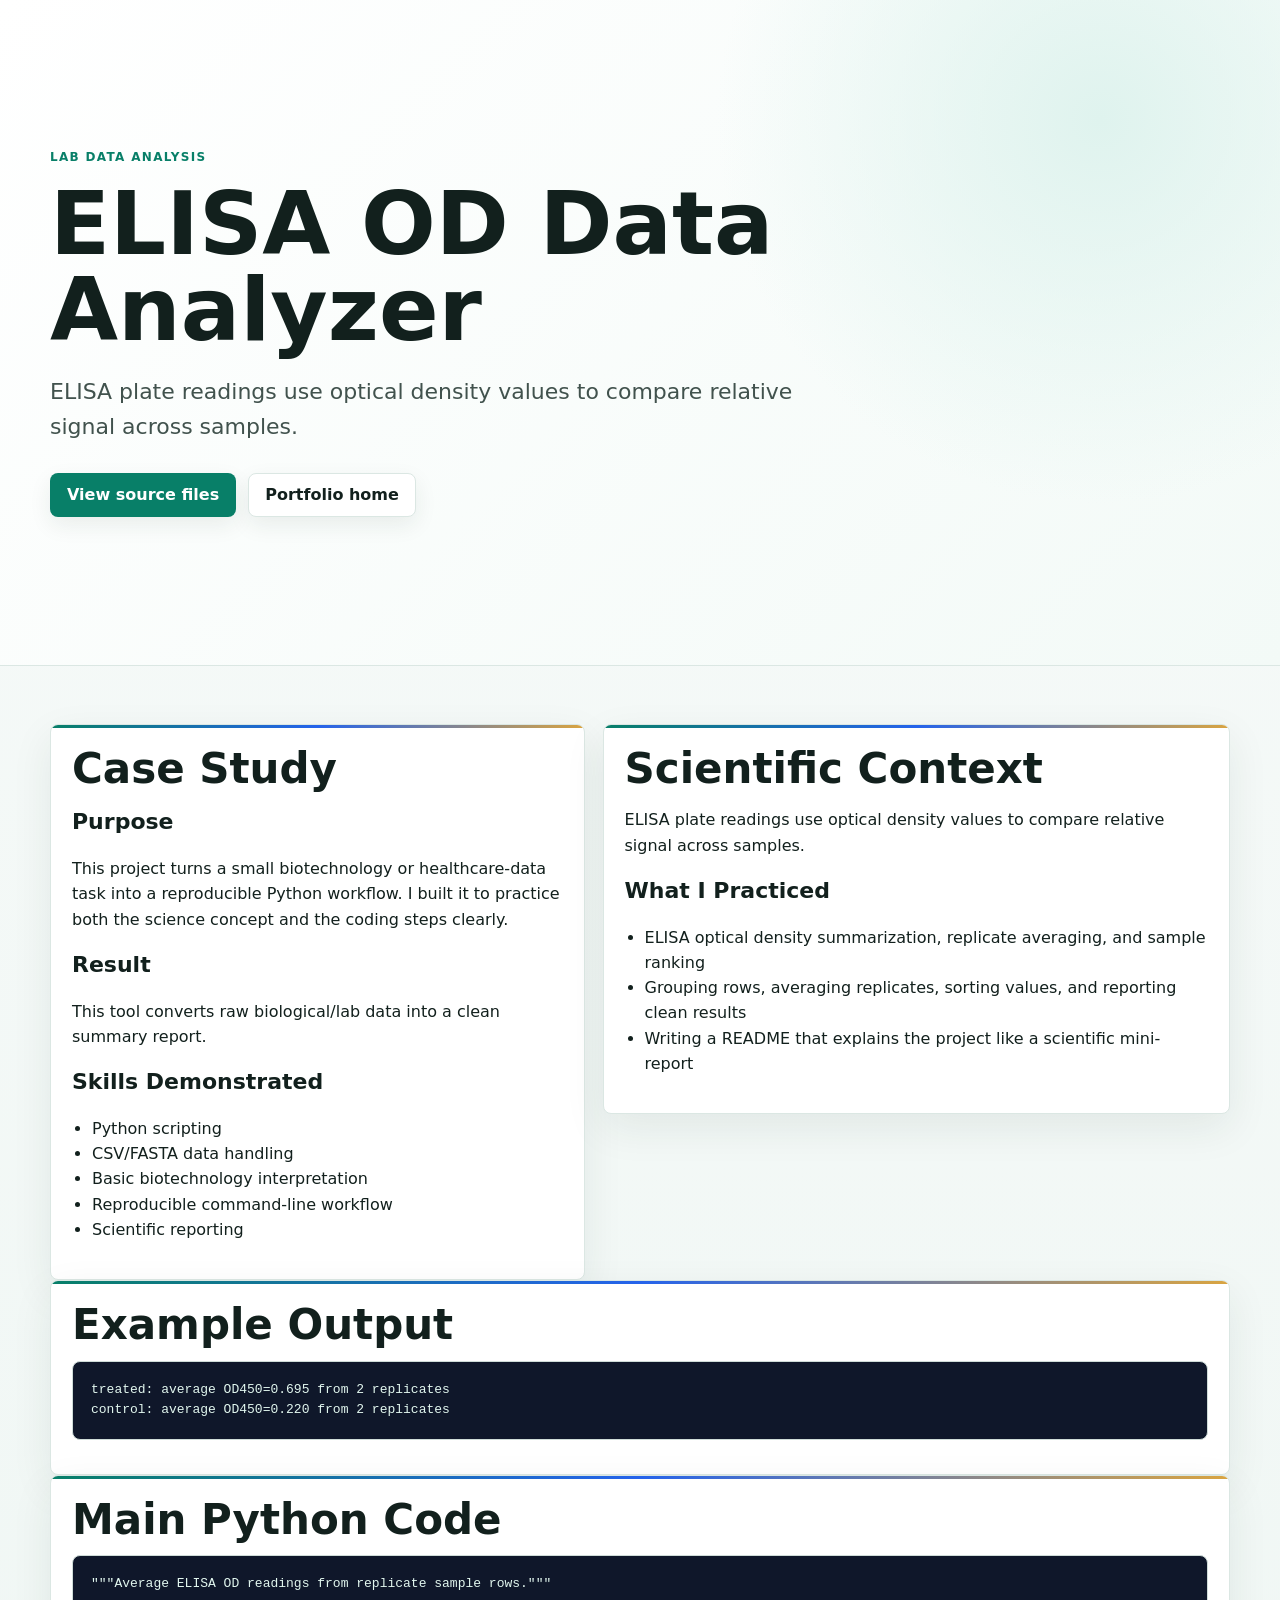
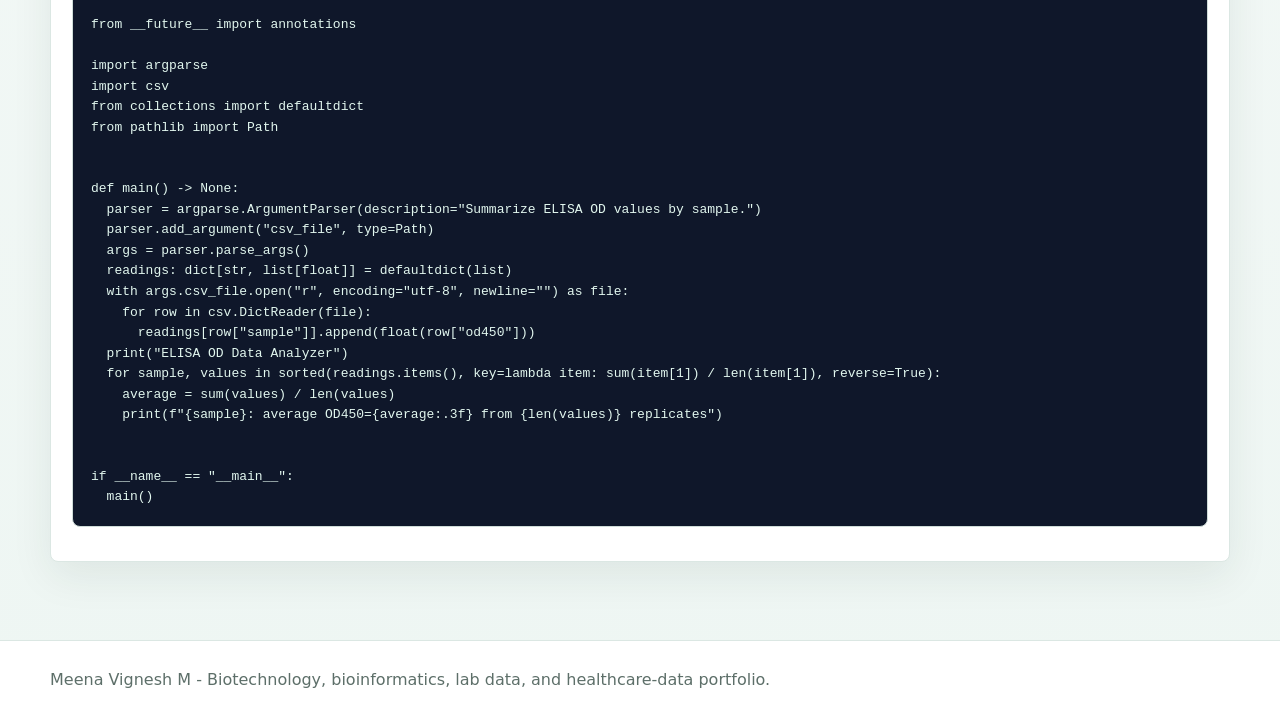
<file: docs/lab-data-analysis/05-elisa-od-data-analyzer/index.html>
<!doctype html>
<html lang="en">
<head>
  <meta charset="utf-8">
  <meta name="viewport" content="width=device-width, initial-scale=1">
  <title>ELISA OD Data Analyzer</title>
  <style>
:root { color-scheme: light; --bg: #f7faf9; --paper: #ffffff; --soft: #edf7f4; --ink: #12201d; --muted: #5d6f69; --line: #dbe7e3; --accent: #087f68; --blue: #2563eb; --gold: #946200; }
* { box-sizing: border-box; }
html { scroll-behavior: smooth; }
body { margin: 0; font-family: Inter, ui-sans-serif, system-ui, -apple-system, Segoe UI, Arial, sans-serif; color: var(--ink); background: linear-gradient(180deg, #f7faf9, #eef6f3); line-height: 1.58; }
a { color: var(--accent); text-decoration: none; }
a:hover { text-decoration: underline; }
.wrap { width: min(1180px, calc(100% - 34px)); margin: 0 auto; }
.hero { min-height: 74vh; display: grid; align-items: center; border-bottom: 1px solid var(--line); background: radial-gradient(circle at 86% 18%, #dff3ee 0, transparent 24rem), linear-gradient(135deg, #ffffff, #f3faf7); }
.kicker { color: var(--accent); font-weight: 850; letter-spacing: .11em; text-transform: uppercase; font-size: 12px; }
h1 { max-width: 990px; margin: 14px 0 18px; font-size: clamp(40px, 7.4vw, 88px); line-height: .98; letter-spacing: 0; }
.lead { max-width: 810px; color: #41524d; font-size: clamp(17px, 2.1vw, 22px); }
.hero-actions { display: flex; flex-wrap: wrap; gap: 12px; margin-top: 28px; }
.button { display: inline-flex; align-items: center; justify-content: center; min-height: 44px; padding: 0 16px; border-radius: 8px; border: 1px solid var(--line); background: var(--paper); color: var(--ink); font-weight: 760; box-shadow: 0 8px 22px rgba(20,50,43,.08); }
.button.primary { background: var(--accent); color: #ffffff; border-color: transparent; }
.stats { display: grid; grid-template-columns: repeat(auto-fit, minmax(170px, 1fr)); gap: 12px; margin-top: 34px; max-width: 850px; }
.stat { border: 1px solid var(--line); background: rgba(255,255,255,.78); border-radius: 8px; padding: 15px; box-shadow: 0 8px 28px rgba(23,66,56,.08); }
.stat strong { display: block; font-size: 30px; line-height: 1; color: var(--accent); }
.stat span { color: var(--muted); font-size: 13px; }
main { padding: 58px 0 78px; }
.section-title { display: flex; align-items: end; justify-content: space-between; gap: 18px; margin: 0 0 18px; }
.section-title p { color: var(--muted); max-width: 500px; }
h2 { margin: 0; font-size: clamp(25px, 4vw, 42px); line-height: 1.08; }
h3 { margin: 14px 0 8px; font-size: 22px; }
.grid { display: grid; grid-template-columns: repeat(auto-fit, minmax(265px, 1fr)); gap: 16px; }
.card, .panel { position: relative; overflow: hidden; border: 1px solid var(--line); background: var(--paper); border-radius: 8px; padding: 21px; box-shadow: 0 14px 42px rgba(20,50,43,.08); }
.card { min-height: 218px; }
.card:before, .panel:before { content: ""; position: absolute; inset: 0 0 auto; height: 3px; background: linear-gradient(90deg, var(--accent), var(--blue), #d9a441); }
.pill { display: inline-flex; padding: 5px 9px; border-radius: 999px; color: var(--accent); background: var(--soft); font-size: 12px; font-weight: 850; }
.proof { display: grid; grid-template-columns: 1.1fr .9fr; gap: 16px; margin-bottom: 48px; }
.matrix { width: 100%; border-collapse: collapse; overflow: hidden; border-radius: 8px; }
.matrix th, .matrix td { padding: 13px; border-bottom: 1px solid var(--line); text-align: left; vertical-align: top; }
.matrix th { color: var(--accent); background: var(--soft); }
.timeline { display: grid; gap: 10px; }
.step { display: grid; grid-template-columns: 44px 1fr; gap: 12px; align-items: start; }
.num { width: 36px; height: 36px; border-radius: 50%; display: grid; place-items: center; background: var(--soft); border: 1px solid var(--line); color: var(--accent); font-weight: 850; }
.case-grid { display: grid; grid-template-columns: minmax(0, .92fr) minmax(320px, 1.08fr); gap: 18px; align-items: start; }
ul { padding-left: 20px; }
pre { overflow-x: auto; border: 1px solid #cfdcd8; background: #0f172a; color: #e2f7ef; padding: 18px; border-radius: 8px; }
code { font-family: Consolas, Monaco, monospace; font-size: 13px; }
footer { border-top: 1px solid var(--line); padding: 26px 0; color: var(--muted); background: #ffffff; }
@media (max-width: 860px) { .case-grid, .proof { grid-template-columns: 1fr; } .hero { min-height: auto; padding: 72px 0; } .section-title { display: block; } }
</style>
</head>
<body>

<header class="hero"><div class="wrap">
  <div class="kicker">Lab Data Analysis</div>
  <h1>ELISA OD Data Analyzer</h1>
  <p class="lead">ELISA plate readings use optical density values to compare relative signal across samples.</p>
  <div class="hero-actions"><a class="button primary" href="https://github.com/meenavignesh-svg/daily-biotech-projects/tree/main/lab-data-analysis/05-elisa-od-data-analyzer">View source files</a><a class="button" href="../../">Portfolio home</a></div>
</div></header>

<main><div class="wrap">
<div class="case-grid">
  <section class="panel"><h2>Case Study</h2><h3>Purpose</h3><p>This project turns a small biotechnology or healthcare-data task into a reproducible Python workflow. I built it to practice both the science concept and the coding steps clearly.</p><h3>Result</h3><p>This tool converts raw biological/lab data into a clean summary report.</p><h3>Skills Demonstrated</h3><ul>
<li>Python scripting</li>
<li>CSV/FASTA data handling</li>
<li>Basic biotechnology interpretation</li>
<li>Reproducible command-line workflow</li>
<li>Scientific reporting</li>
</ul></section>
  <section class="panel"><h2>Scientific Context</h2><p>ELISA plate readings use optical density values to compare relative signal across samples.</p><h3>What I Practiced</h3><ul>
<li>ELISA optical density summarization, replicate averaging, and sample ranking</li>
<li>Grouping rows, averaging replicates, sorting values, and reporting clean results</li>
<li>Writing a README that explains the project like a scientific mini-report</li>
</ul></section>
</div>
<section class="panel"><h2>Example Output</h2><pre><code>treated: average OD450=0.695 from 2 replicates
control: average OD450=0.220 from 2 replicates
</code></pre></section>
<section class="panel"><h2>Main Python Code</h2><pre><code>&quot;&quot;&quot;Average ELISA OD readings from replicate sample rows.&quot;&quot;&quot;

from __future__ import annotations

import argparse
import csv
from collections import defaultdict
from pathlib import Path


def main() -&gt; None:
  parser = argparse.ArgumentParser(description=&quot;Summarize ELISA OD values by sample.&quot;)
  parser.add_argument(&quot;csv_file&quot;, type=Path)
  args = parser.parse_args()
  readings: dict[str, list[float]] = defaultdict(list)
  with args.csv_file.open(&quot;r&quot;, encoding=&quot;utf-8&quot;, newline=&quot;&quot;) as file:
    for row in csv.DictReader(file):
      readings[row[&quot;sample&quot;]].append(float(row[&quot;od450&quot;]))
  print(&quot;ELISA OD Data Analyzer&quot;)
  for sample, values in sorted(readings.items(), key=lambda item: sum(item[1]) / len(item[1]), reverse=True):
    average = sum(values) / len(values)
    print(f&quot;{sample}: average OD450={average:.3f} from {len(values)} replicates&quot;)


if __name__ == &quot;__main__&quot;:
  main()</code></pre></section>
</div></main>
<footer><div class="wrap">Meena Vignesh M - Biotechnology, bioinformatics, lab data, and healthcare-data portfolio.</div></footer>
</body>
</html>
</file>
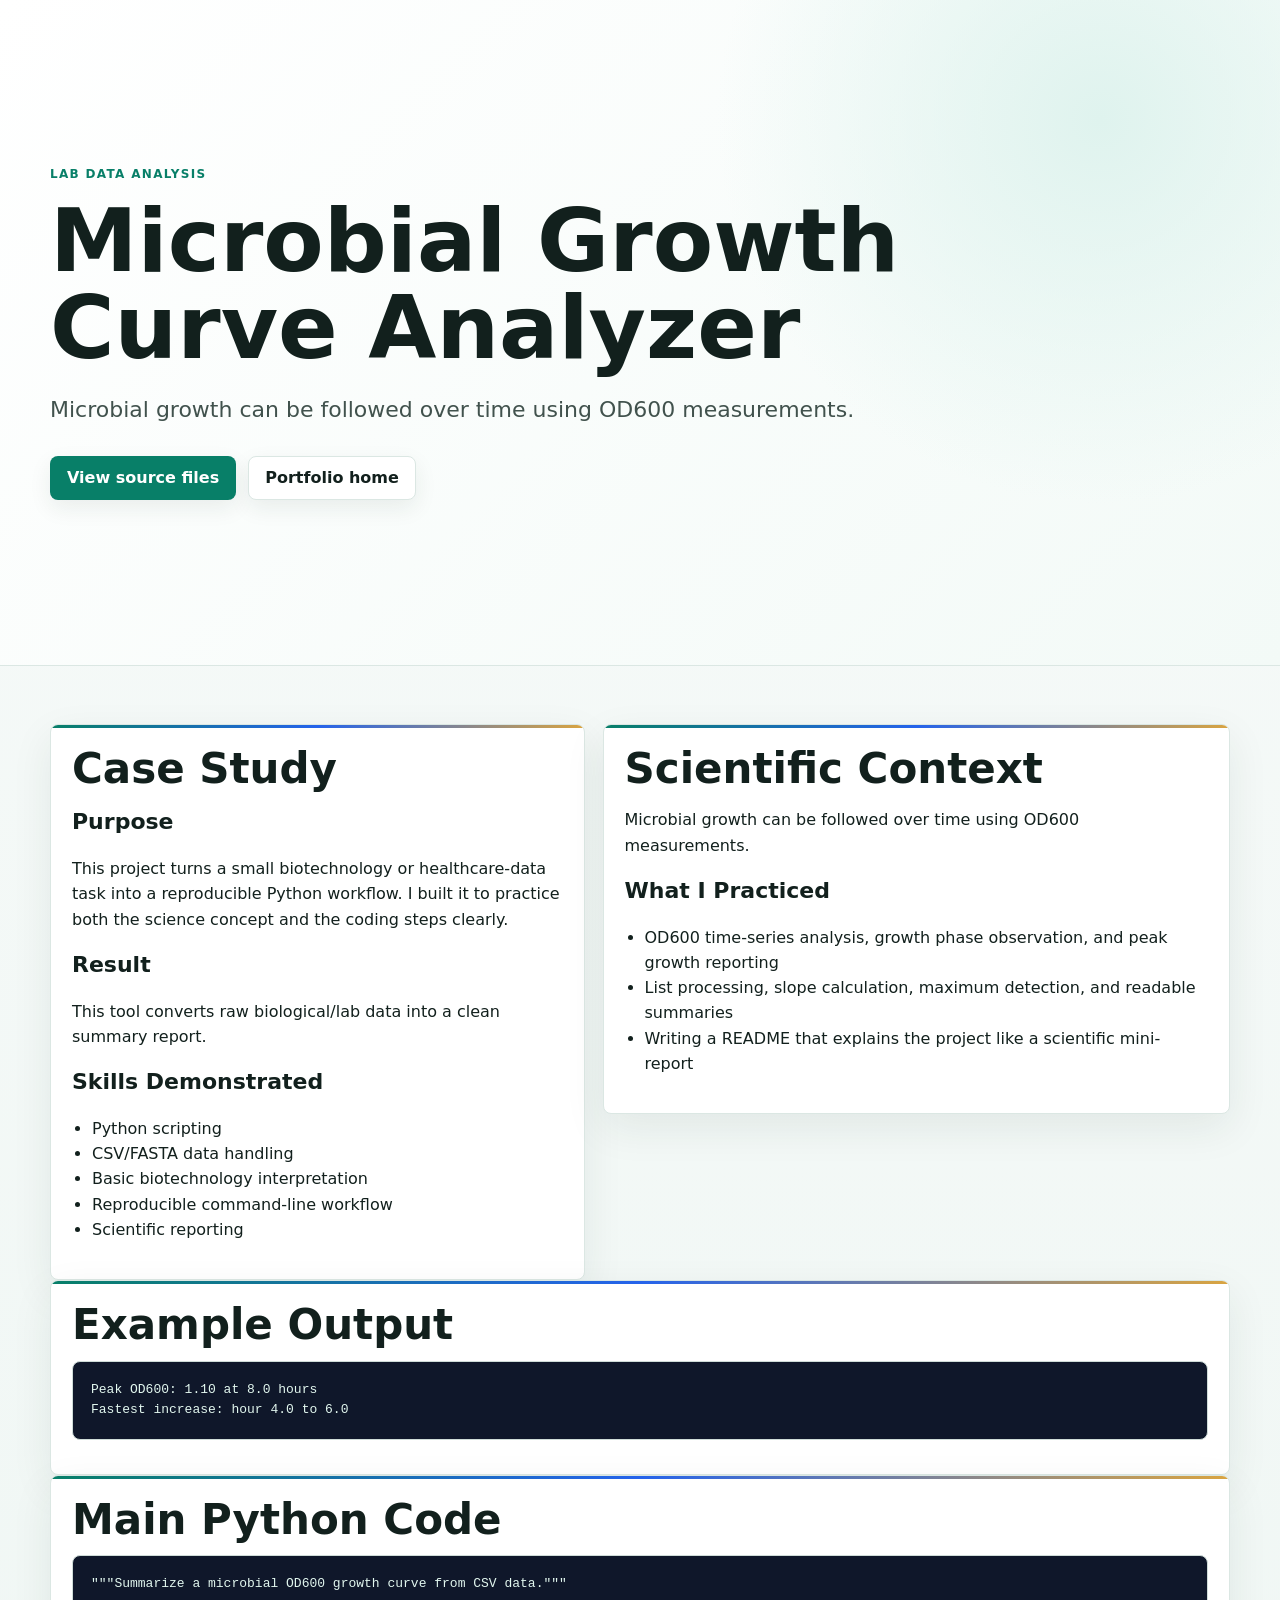
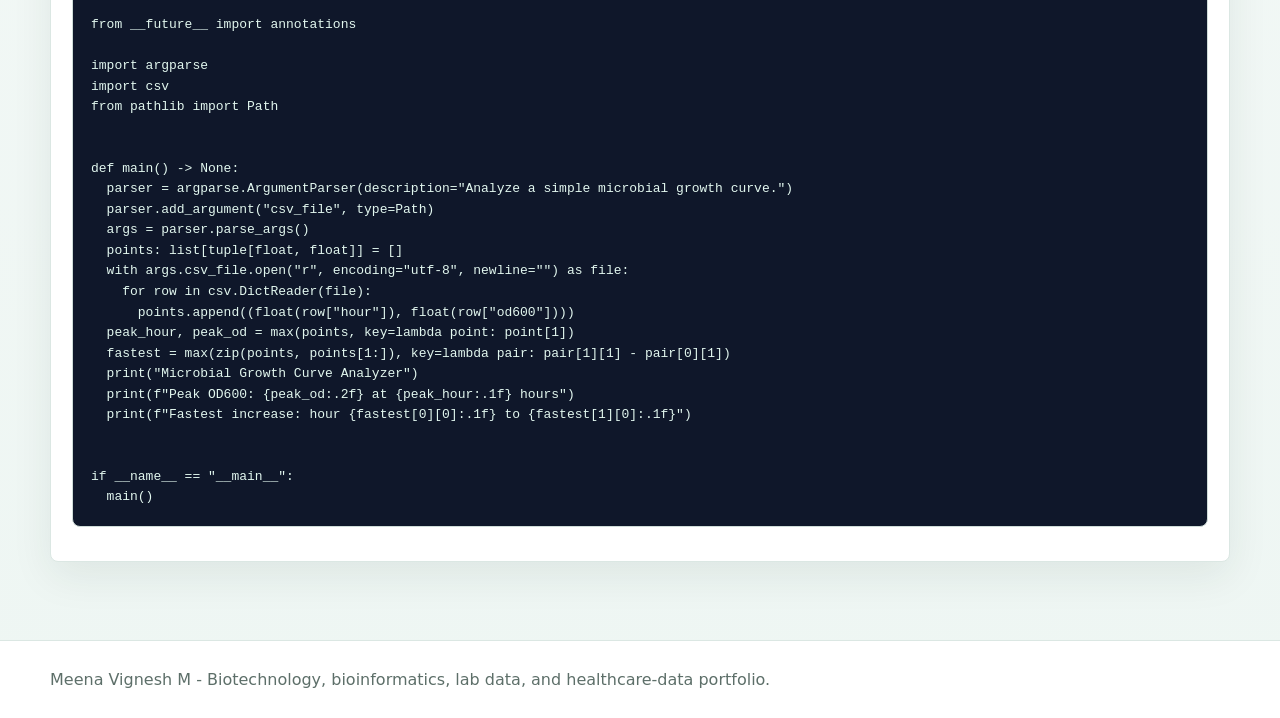
<file: docs/lab-data-analysis/06-microbial-growth-curve-analyzer/index.html>
<!doctype html>
<html lang="en">
<head>
  <meta charset="utf-8">
  <meta name="viewport" content="width=device-width, initial-scale=1">
  <title>Microbial Growth Curve Analyzer</title>
  <style>
:root { color-scheme: light; --bg: #f7faf9; --paper: #ffffff; --soft: #edf7f4; --ink: #12201d; --muted: #5d6f69; --line: #dbe7e3; --accent: #087f68; --blue: #2563eb; --gold: #946200; }
* { box-sizing: border-box; }
html { scroll-behavior: smooth; }
body { margin: 0; font-family: Inter, ui-sans-serif, system-ui, -apple-system, Segoe UI, Arial, sans-serif; color: var(--ink); background: linear-gradient(180deg, #f7faf9, #eef6f3); line-height: 1.58; }
a { color: var(--accent); text-decoration: none; }
a:hover { text-decoration: underline; }
.wrap { width: min(1180px, calc(100% - 34px)); margin: 0 auto; }
.hero { min-height: 74vh; display: grid; align-items: center; border-bottom: 1px solid var(--line); background: radial-gradient(circle at 86% 18%, #dff3ee 0, transparent 24rem), linear-gradient(135deg, #ffffff, #f3faf7); }
.kicker { color: var(--accent); font-weight: 850; letter-spacing: .11em; text-transform: uppercase; font-size: 12px; }
h1 { max-width: 990px; margin: 14px 0 18px; font-size: clamp(40px, 7.4vw, 88px); line-height: .98; letter-spacing: 0; }
.lead { max-width: 810px; color: #41524d; font-size: clamp(17px, 2.1vw, 22px); }
.hero-actions { display: flex; flex-wrap: wrap; gap: 12px; margin-top: 28px; }
.button { display: inline-flex; align-items: center; justify-content: center; min-height: 44px; padding: 0 16px; border-radius: 8px; border: 1px solid var(--line); background: var(--paper); color: var(--ink); font-weight: 760; box-shadow: 0 8px 22px rgba(20,50,43,.08); }
.button.primary { background: var(--accent); color: #ffffff; border-color: transparent; }
.stats { display: grid; grid-template-columns: repeat(auto-fit, minmax(170px, 1fr)); gap: 12px; margin-top: 34px; max-width: 850px; }
.stat { border: 1px solid var(--line); background: rgba(255,255,255,.78); border-radius: 8px; padding: 15px; box-shadow: 0 8px 28px rgba(23,66,56,.08); }
.stat strong { display: block; font-size: 30px; line-height: 1; color: var(--accent); }
.stat span { color: var(--muted); font-size: 13px; }
main { padding: 58px 0 78px; }
.section-title { display: flex; align-items: end; justify-content: space-between; gap: 18px; margin: 0 0 18px; }
.section-title p { color: var(--muted); max-width: 500px; }
h2 { margin: 0; font-size: clamp(25px, 4vw, 42px); line-height: 1.08; }
h3 { margin: 14px 0 8px; font-size: 22px; }
.grid { display: grid; grid-template-columns: repeat(auto-fit, minmax(265px, 1fr)); gap: 16px; }
.card, .panel { position: relative; overflow: hidden; border: 1px solid var(--line); background: var(--paper); border-radius: 8px; padding: 21px; box-shadow: 0 14px 42px rgba(20,50,43,.08); }
.card { min-height: 218px; }
.card:before, .panel:before { content: ""; position: absolute; inset: 0 0 auto; height: 3px; background: linear-gradient(90deg, var(--accent), var(--blue), #d9a441); }
.pill { display: inline-flex; padding: 5px 9px; border-radius: 999px; color: var(--accent); background: var(--soft); font-size: 12px; font-weight: 850; }
.proof { display: grid; grid-template-columns: 1.1fr .9fr; gap: 16px; margin-bottom: 48px; }
.matrix { width: 100%; border-collapse: collapse; overflow: hidden; border-radius: 8px; }
.matrix th, .matrix td { padding: 13px; border-bottom: 1px solid var(--line); text-align: left; vertical-align: top; }
.matrix th { color: var(--accent); background: var(--soft); }
.timeline { display: grid; gap: 10px; }
.step { display: grid; grid-template-columns: 44px 1fr; gap: 12px; align-items: start; }
.num { width: 36px; height: 36px; border-radius: 50%; display: grid; place-items: center; background: var(--soft); border: 1px solid var(--line); color: var(--accent); font-weight: 850; }
.case-grid { display: grid; grid-template-columns: minmax(0, .92fr) minmax(320px, 1.08fr); gap: 18px; align-items: start; }
ul { padding-left: 20px; }
pre { overflow-x: auto; border: 1px solid #cfdcd8; background: #0f172a; color: #e2f7ef; padding: 18px; border-radius: 8px; }
code { font-family: Consolas, Monaco, monospace; font-size: 13px; }
footer { border-top: 1px solid var(--line); padding: 26px 0; color: var(--muted); background: #ffffff; }
@media (max-width: 860px) { .case-grid, .proof { grid-template-columns: 1fr; } .hero { min-height: auto; padding: 72px 0; } .section-title { display: block; } }
</style>
</head>
<body>

<header class="hero"><div class="wrap">
  <div class="kicker">Lab Data Analysis</div>
  <h1>Microbial Growth Curve Analyzer</h1>
  <p class="lead">Microbial growth can be followed over time using OD600 measurements.</p>
  <div class="hero-actions"><a class="button primary" href="https://github.com/meenavignesh-svg/daily-biotech-projects/tree/main/lab-data-analysis/06-microbial-growth-curve-analyzer">View source files</a><a class="button" href="../../">Portfolio home</a></div>
</div></header>

<main><div class="wrap">
<div class="case-grid">
  <section class="panel"><h2>Case Study</h2><h3>Purpose</h3><p>This project turns a small biotechnology or healthcare-data task into a reproducible Python workflow. I built it to practice both the science concept and the coding steps clearly.</p><h3>Result</h3><p>This tool converts raw biological/lab data into a clean summary report.</p><h3>Skills Demonstrated</h3><ul>
<li>Python scripting</li>
<li>CSV/FASTA data handling</li>
<li>Basic biotechnology interpretation</li>
<li>Reproducible command-line workflow</li>
<li>Scientific reporting</li>
</ul></section>
  <section class="panel"><h2>Scientific Context</h2><p>Microbial growth can be followed over time using OD600 measurements.</p><h3>What I Practiced</h3><ul>
<li>OD600 time-series analysis, growth phase observation, and peak growth reporting</li>
<li>List processing, slope calculation, maximum detection, and readable summaries</li>
<li>Writing a README that explains the project like a scientific mini-report</li>
</ul></section>
</div>
<section class="panel"><h2>Example Output</h2><pre><code>Peak OD600: 1.10 at 8.0 hours
Fastest increase: hour 4.0 to 6.0
</code></pre></section>
<section class="panel"><h2>Main Python Code</h2><pre><code>&quot;&quot;&quot;Summarize a microbial OD600 growth curve from CSV data.&quot;&quot;&quot;

from __future__ import annotations

import argparse
import csv
from pathlib import Path


def main() -&gt; None:
  parser = argparse.ArgumentParser(description=&quot;Analyze a simple microbial growth curve.&quot;)
  parser.add_argument(&quot;csv_file&quot;, type=Path)
  args = parser.parse_args()
  points: list[tuple[float, float]] = []
  with args.csv_file.open(&quot;r&quot;, encoding=&quot;utf-8&quot;, newline=&quot;&quot;) as file:
    for row in csv.DictReader(file):
      points.append((float(row[&quot;hour&quot;]), float(row[&quot;od600&quot;])))
  peak_hour, peak_od = max(points, key=lambda point: point[1])
  fastest = max(zip(points, points[1:]), key=lambda pair: pair[1][1] - pair[0][1])
  print(&quot;Microbial Growth Curve Analyzer&quot;)
  print(f&quot;Peak OD600: {peak_od:.2f} at {peak_hour:.1f} hours&quot;)
  print(f&quot;Fastest increase: hour {fastest[0][0]:.1f} to {fastest[1][0]:.1f}&quot;)


if __name__ == &quot;__main__&quot;:
  main()</code></pre></section>
</div></main>
<footer><div class="wrap">Meena Vignesh M - Biotechnology, bioinformatics, lab data, and healthcare-data portfolio.</div></footer>
</body>
</html>
</file>
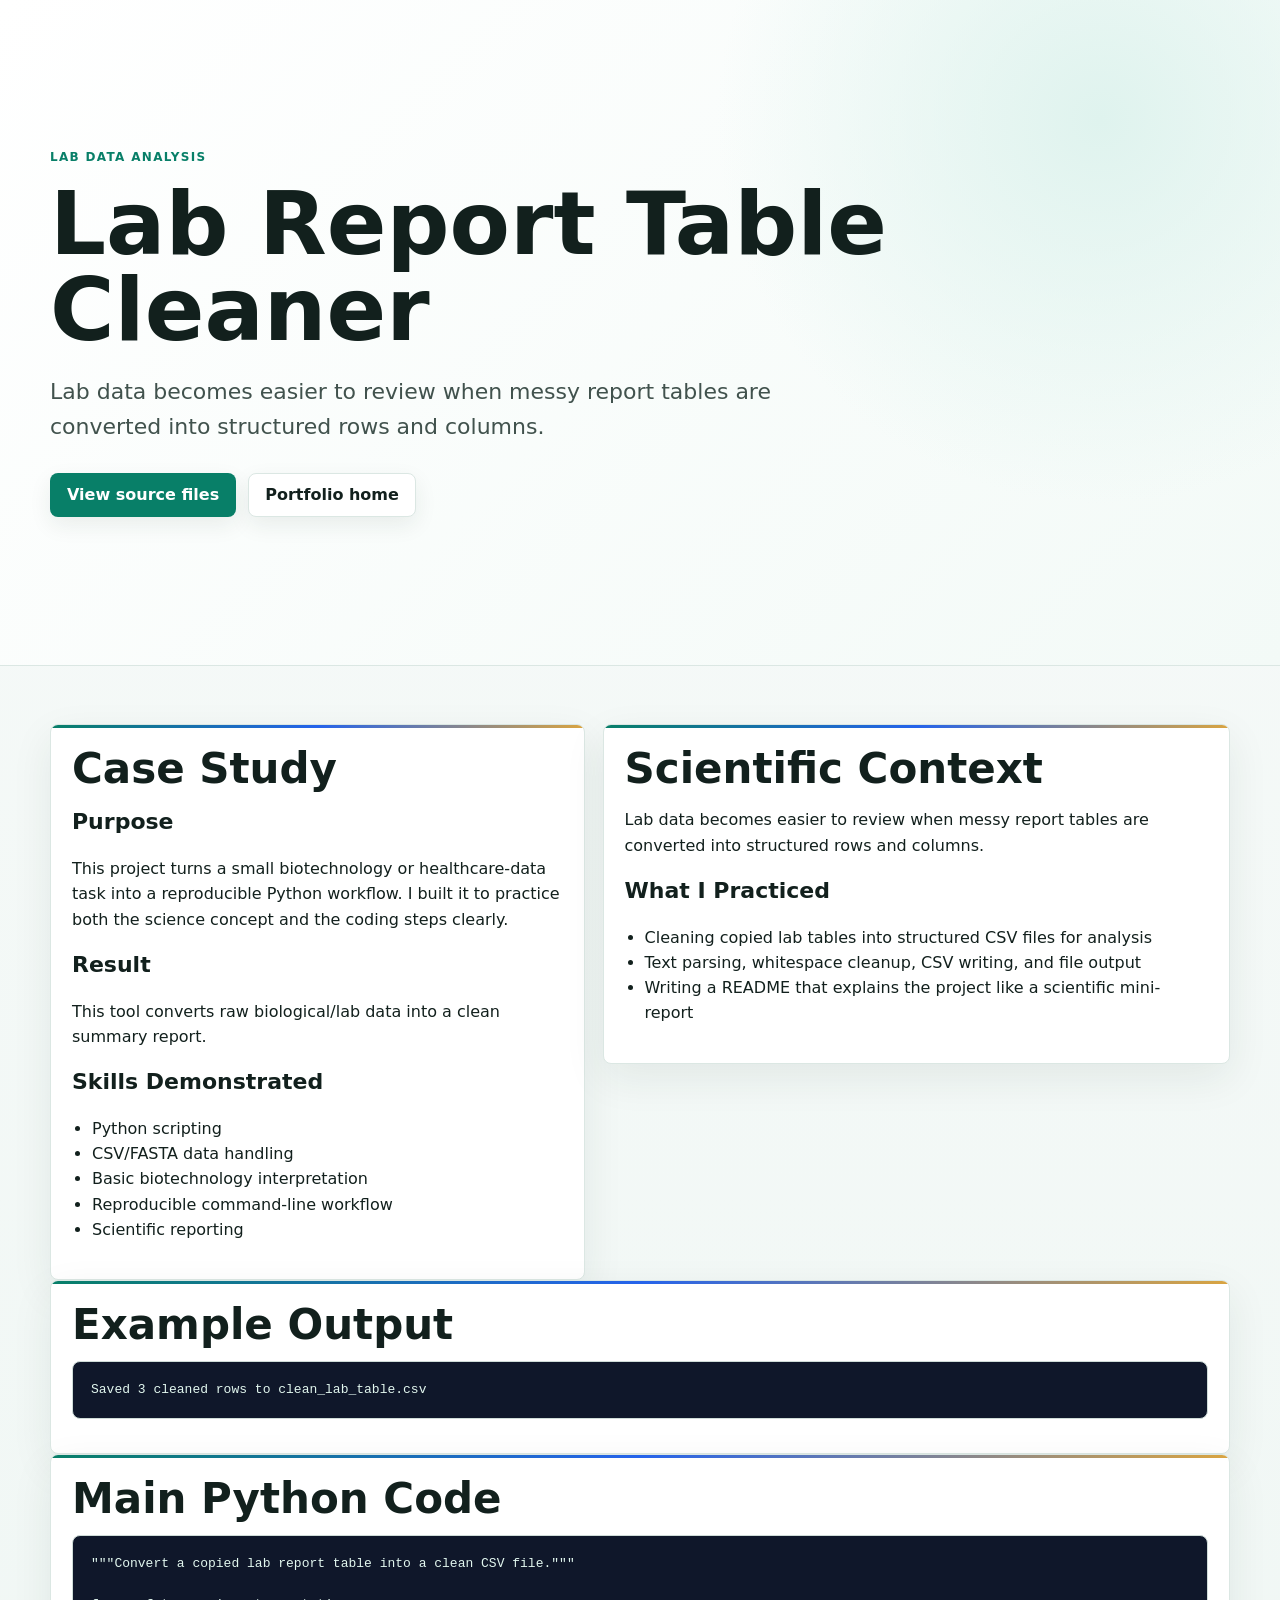
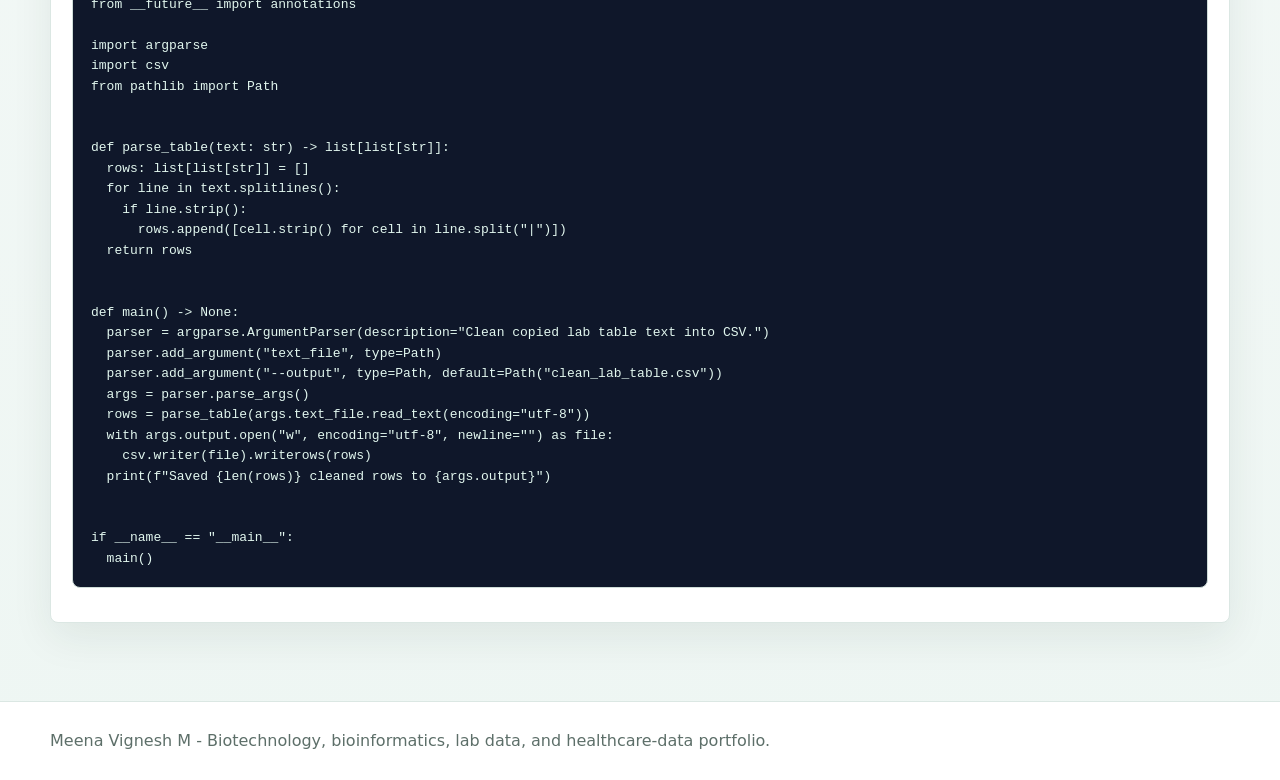
<file: docs/lab-data-analysis/07-lab-report-table-cleaner/index.html>
<!doctype html>
<html lang="en">
<head>
  <meta charset="utf-8">
  <meta name="viewport" content="width=device-width, initial-scale=1">
  <title>Lab Report Table Cleaner</title>
  <style>
:root { color-scheme: light; --bg: #f7faf9; --paper: #ffffff; --soft: #edf7f4; --ink: #12201d; --muted: #5d6f69; --line: #dbe7e3; --accent: #087f68; --blue: #2563eb; --gold: #946200; }
* { box-sizing: border-box; }
html { scroll-behavior: smooth; }
body { margin: 0; font-family: Inter, ui-sans-serif, system-ui, -apple-system, Segoe UI, Arial, sans-serif; color: var(--ink); background: linear-gradient(180deg, #f7faf9, #eef6f3); line-height: 1.58; }
a { color: var(--accent); text-decoration: none; }
a:hover { text-decoration: underline; }
.wrap { width: min(1180px, calc(100% - 34px)); margin: 0 auto; }
.hero { min-height: 74vh; display: grid; align-items: center; border-bottom: 1px solid var(--line); background: radial-gradient(circle at 86% 18%, #dff3ee 0, transparent 24rem), linear-gradient(135deg, #ffffff, #f3faf7); }
.kicker { color: var(--accent); font-weight: 850; letter-spacing: .11em; text-transform: uppercase; font-size: 12px; }
h1 { max-width: 990px; margin: 14px 0 18px; font-size: clamp(40px, 7.4vw, 88px); line-height: .98; letter-spacing: 0; }
.lead { max-width: 810px; color: #41524d; font-size: clamp(17px, 2.1vw, 22px); }
.hero-actions { display: flex; flex-wrap: wrap; gap: 12px; margin-top: 28px; }
.button { display: inline-flex; align-items: center; justify-content: center; min-height: 44px; padding: 0 16px; border-radius: 8px; border: 1px solid var(--line); background: var(--paper); color: var(--ink); font-weight: 760; box-shadow: 0 8px 22px rgba(20,50,43,.08); }
.button.primary { background: var(--accent); color: #ffffff; border-color: transparent; }
.stats { display: grid; grid-template-columns: repeat(auto-fit, minmax(170px, 1fr)); gap: 12px; margin-top: 34px; max-width: 850px; }
.stat { border: 1px solid var(--line); background: rgba(255,255,255,.78); border-radius: 8px; padding: 15px; box-shadow: 0 8px 28px rgba(23,66,56,.08); }
.stat strong { display: block; font-size: 30px; line-height: 1; color: var(--accent); }
.stat span { color: var(--muted); font-size: 13px; }
main { padding: 58px 0 78px; }
.section-title { display: flex; align-items: end; justify-content: space-between; gap: 18px; margin: 0 0 18px; }
.section-title p { color: var(--muted); max-width: 500px; }
h2 { margin: 0; font-size: clamp(25px, 4vw, 42px); line-height: 1.08; }
h3 { margin: 14px 0 8px; font-size: 22px; }
.grid { display: grid; grid-template-columns: repeat(auto-fit, minmax(265px, 1fr)); gap: 16px; }
.card, .panel { position: relative; overflow: hidden; border: 1px solid var(--line); background: var(--paper); border-radius: 8px; padding: 21px; box-shadow: 0 14px 42px rgba(20,50,43,.08); }
.card { min-height: 218px; }
.card:before, .panel:before { content: ""; position: absolute; inset: 0 0 auto; height: 3px; background: linear-gradient(90deg, var(--accent), var(--blue), #d9a441); }
.pill { display: inline-flex; padding: 5px 9px; border-radius: 999px; color: var(--accent); background: var(--soft); font-size: 12px; font-weight: 850; }
.proof { display: grid; grid-template-columns: 1.1fr .9fr; gap: 16px; margin-bottom: 48px; }
.matrix { width: 100%; border-collapse: collapse; overflow: hidden; border-radius: 8px; }
.matrix th, .matrix td { padding: 13px; border-bottom: 1px solid var(--line); text-align: left; vertical-align: top; }
.matrix th { color: var(--accent); background: var(--soft); }
.timeline { display: grid; gap: 10px; }
.step { display: grid; grid-template-columns: 44px 1fr; gap: 12px; align-items: start; }
.num { width: 36px; height: 36px; border-radius: 50%; display: grid; place-items: center; background: var(--soft); border: 1px solid var(--line); color: var(--accent); font-weight: 850; }
.case-grid { display: grid; grid-template-columns: minmax(0, .92fr) minmax(320px, 1.08fr); gap: 18px; align-items: start; }
ul { padding-left: 20px; }
pre { overflow-x: auto; border: 1px solid #cfdcd8; background: #0f172a; color: #e2f7ef; padding: 18px; border-radius: 8px; }
code { font-family: Consolas, Monaco, monospace; font-size: 13px; }
footer { border-top: 1px solid var(--line); padding: 26px 0; color: var(--muted); background: #ffffff; }
@media (max-width: 860px) { .case-grid, .proof { grid-template-columns: 1fr; } .hero { min-height: auto; padding: 72px 0; } .section-title { display: block; } }
</style>
</head>
<body>

<header class="hero"><div class="wrap">
  <div class="kicker">Lab Data Analysis</div>
  <h1>Lab Report Table Cleaner</h1>
  <p class="lead">Lab data becomes easier to review when messy report tables are converted into structured rows and columns.</p>
  <div class="hero-actions"><a class="button primary" href="https://github.com/meenavignesh-svg/daily-biotech-projects/tree/main/lab-data-analysis/07-lab-report-table-cleaner">View source files</a><a class="button" href="../../">Portfolio home</a></div>
</div></header>

<main><div class="wrap">
<div class="case-grid">
  <section class="panel"><h2>Case Study</h2><h3>Purpose</h3><p>This project turns a small biotechnology or healthcare-data task into a reproducible Python workflow. I built it to practice both the science concept and the coding steps clearly.</p><h3>Result</h3><p>This tool converts raw biological/lab data into a clean summary report.</p><h3>Skills Demonstrated</h3><ul>
<li>Python scripting</li>
<li>CSV/FASTA data handling</li>
<li>Basic biotechnology interpretation</li>
<li>Reproducible command-line workflow</li>
<li>Scientific reporting</li>
</ul></section>
  <section class="panel"><h2>Scientific Context</h2><p>Lab data becomes easier to review when messy report tables are converted into structured rows and columns.</p><h3>What I Practiced</h3><ul>
<li>Cleaning copied lab tables into structured CSV files for analysis</li>
<li>Text parsing, whitespace cleanup, CSV writing, and file output</li>
<li>Writing a README that explains the project like a scientific mini-report</li>
</ul></section>
</div>
<section class="panel"><h2>Example Output</h2><pre><code>Saved 3 cleaned rows to clean_lab_table.csv
</code></pre></section>
<section class="panel"><h2>Main Python Code</h2><pre><code>&quot;&quot;&quot;Convert a copied lab report table into a clean CSV file.&quot;&quot;&quot;

from __future__ import annotations

import argparse
import csv
from pathlib import Path


def parse_table(text: str) -&gt; list[list[str]]:
  rows: list[list[str]] = []
  for line in text.splitlines():
    if line.strip():
      rows.append([cell.strip() for cell in line.split(&quot;|&quot;)])
  return rows


def main() -&gt; None:
  parser = argparse.ArgumentParser(description=&quot;Clean copied lab table text into CSV.&quot;)
  parser.add_argument(&quot;text_file&quot;, type=Path)
  parser.add_argument(&quot;--output&quot;, type=Path, default=Path(&quot;clean_lab_table.csv&quot;))
  args = parser.parse_args()
  rows = parse_table(args.text_file.read_text(encoding=&quot;utf-8&quot;))
  with args.output.open(&quot;w&quot;, encoding=&quot;utf-8&quot;, newline=&quot;&quot;) as file:
    csv.writer(file).writerows(rows)
  print(f&quot;Saved {len(rows)} cleaned rows to {args.output}&quot;)


if __name__ == &quot;__main__&quot;:
  main()</code></pre></section>
</div></main>
<footer><div class="wrap">Meena Vignesh M - Biotechnology, bioinformatics, lab data, and healthcare-data portfolio.</div></footer>
</body>
</html>
</file>
